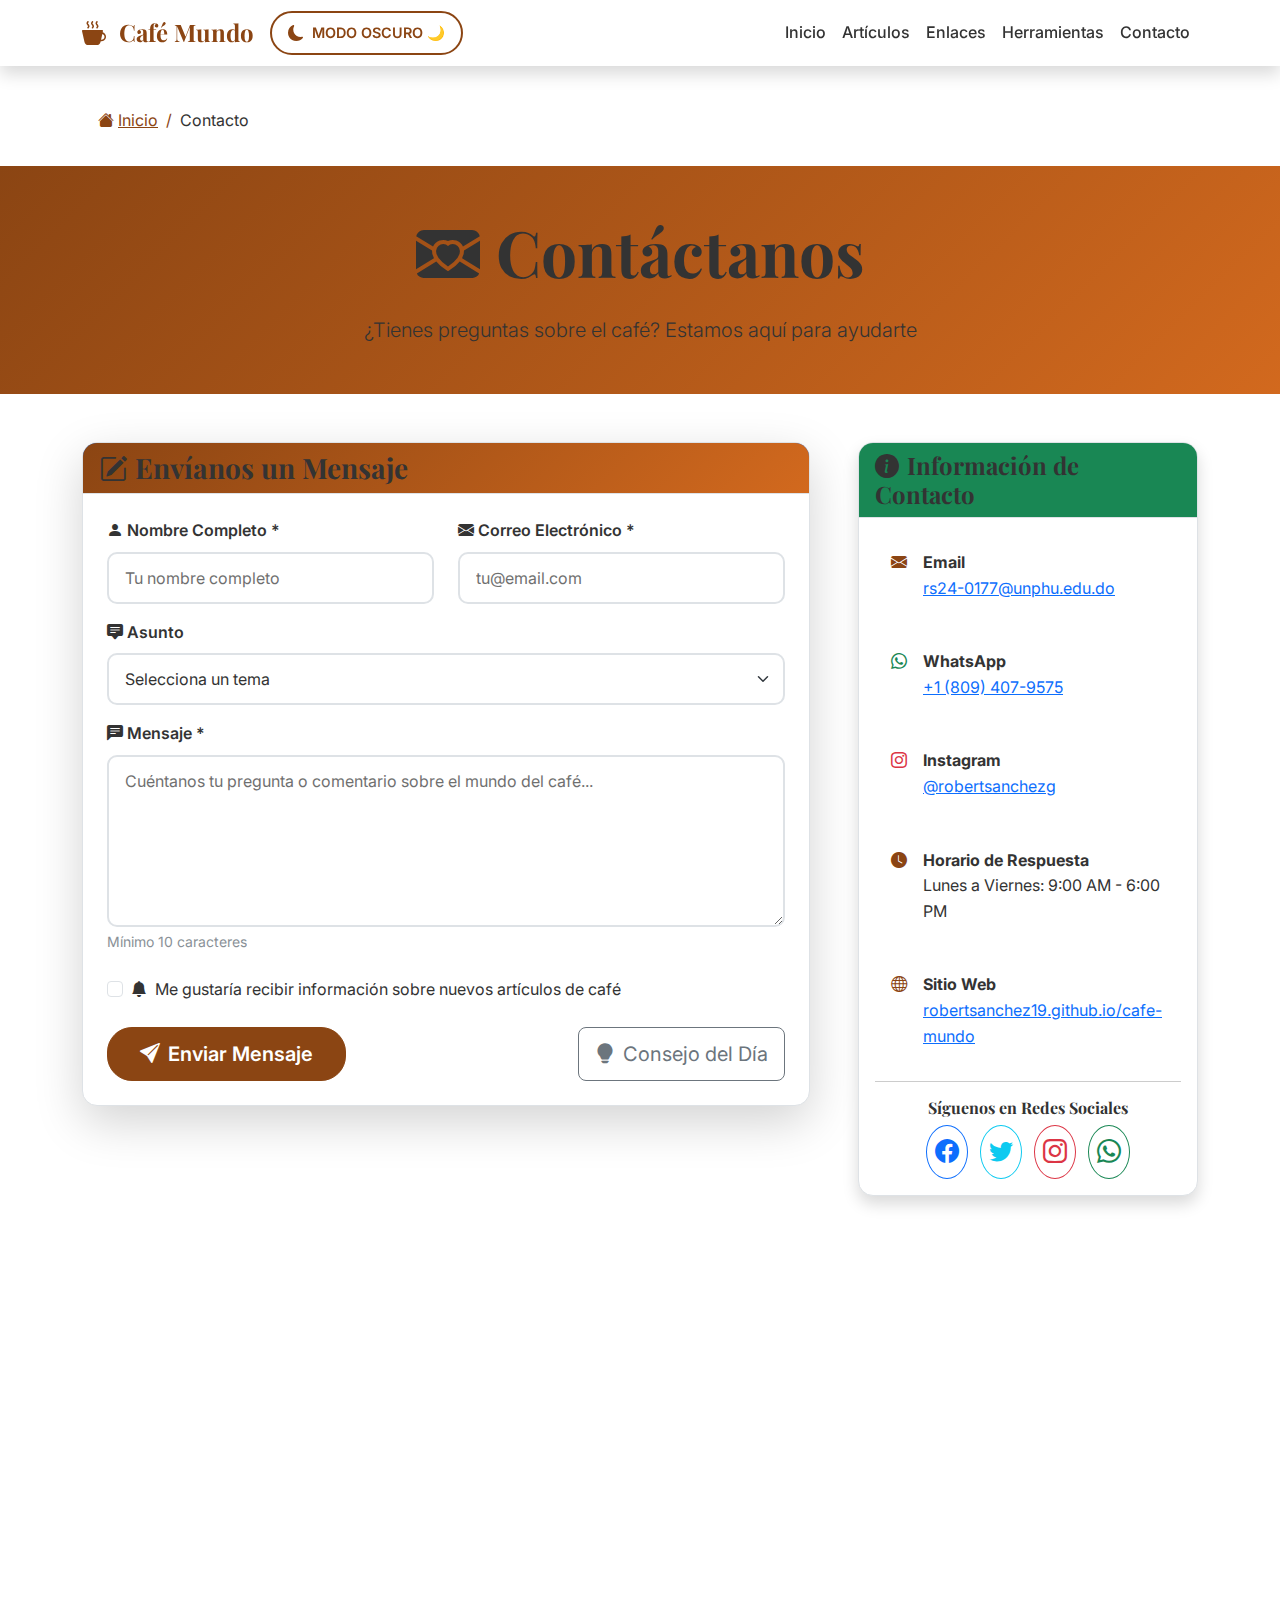
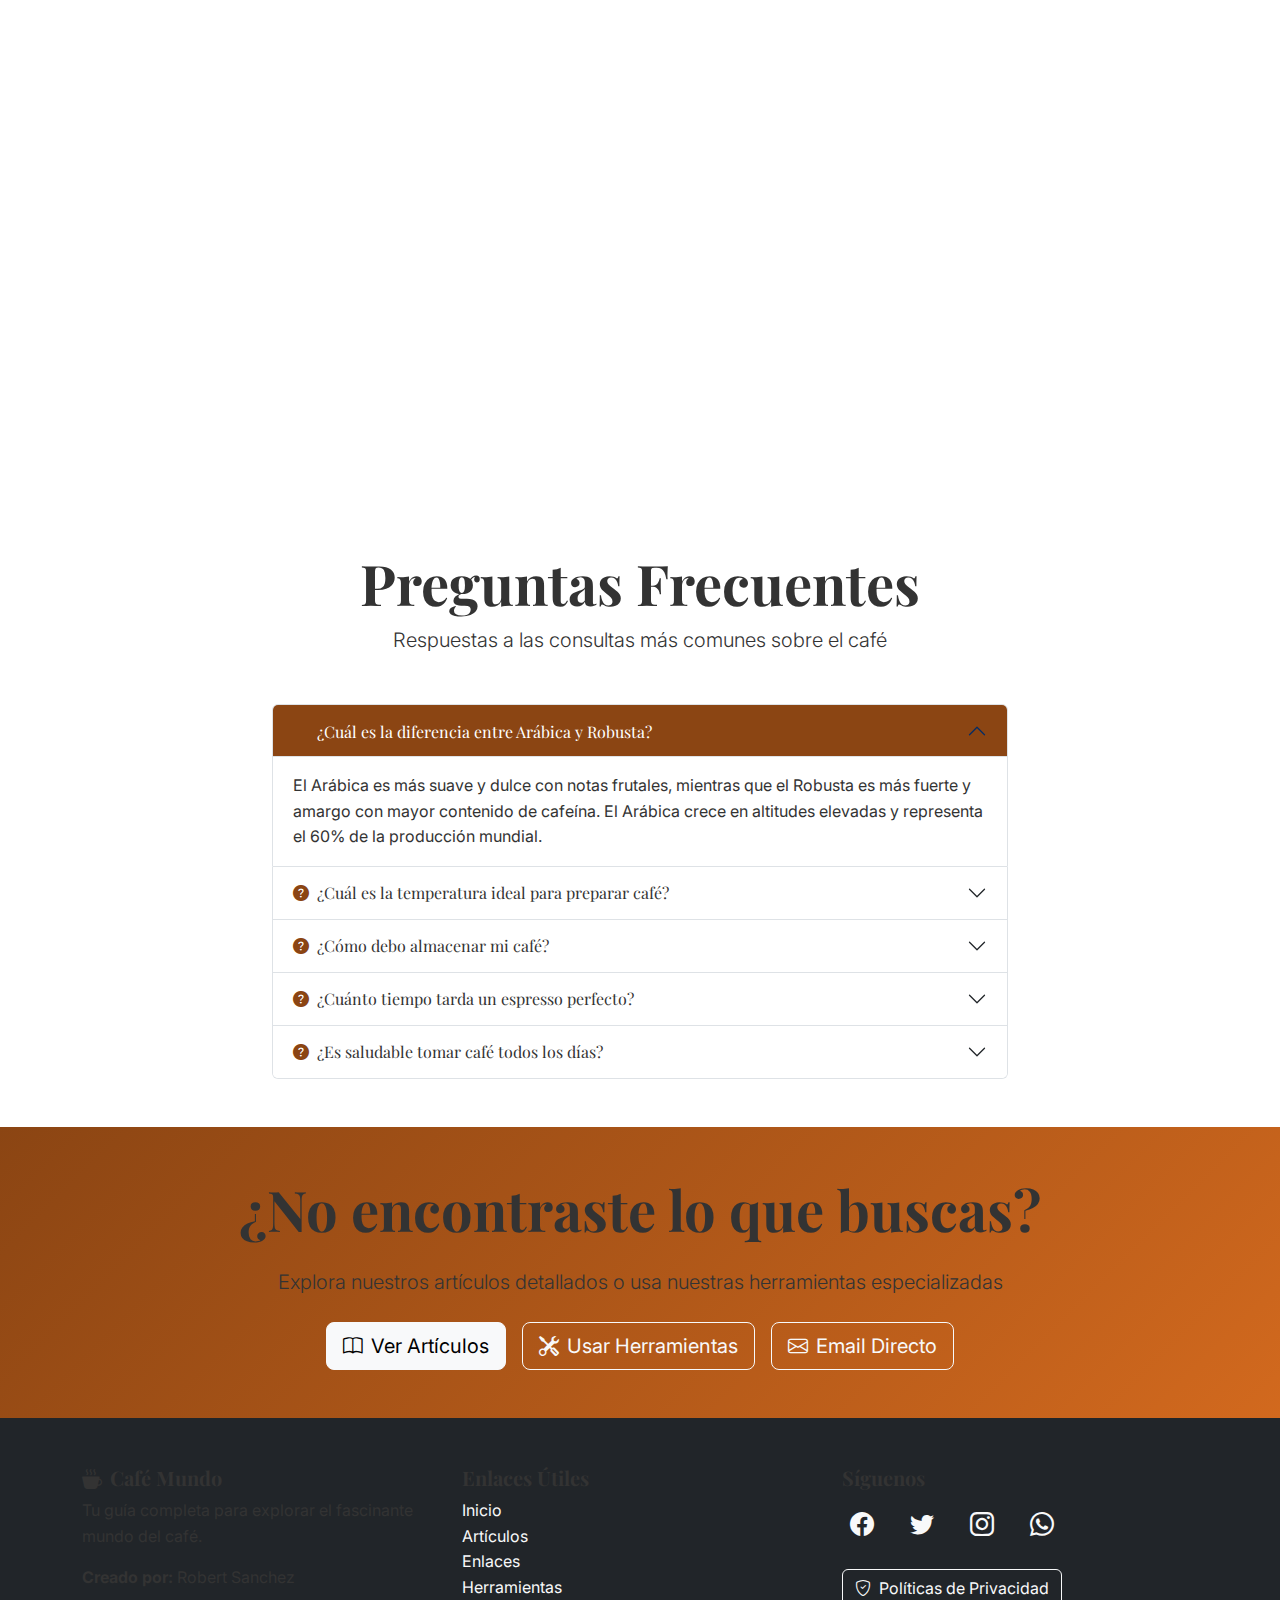
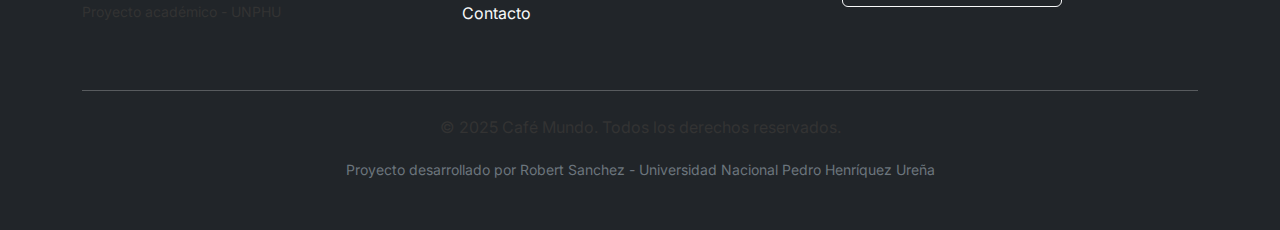
<file: contactos.html>
<!DOCTYPE html>
<html lang="es">
<head>
    <meta charset="UTF-8">
    <meta name="viewport" content="width=device-width, initial-scale=1.0">
    <meta name="description" content="Contacta con Café Mundo. Estamos aquí para responder tus preguntas sobre el mundo del café.">
    <meta name="keywords" content="contacto café mundo, preguntas café, consultas barista, información café">
    <meta name="author" content="Roberto Sanchez - Café Mundo">
    <meta name="robots" content="index, follow">
    
    <title>Contacto - Café Mundo</title>
    <link rel="icon" type="image/x-icon" href="favicon.ico">
    
    <!-- Bootstrap CSS -->
    <link href="https://cdn.jsdelivr.net/npm/bootstrap@5.3.0/dist/css/bootstrap.min.css" rel="stylesheet">
    <!-- Bootstrap Icons -->
    <link rel="stylesheet" href="https://cdn.jsdelivr.net/npm/bootstrap-icons@1.10.0/font/bootstrap-icons.css">
    <!-- Google Fonts -->
    <link rel="preconnect" href="https://fonts.googleapis.com">
    <link rel="preconnect" href="https://fonts.gstatic.com" crossorigin>
    <link href="https://fonts.googleapis.com/css2?family=Playfair+Display:wght@400;700&family=Inter:wght@300;400;500;600&display=swap" rel="stylesheet">
    <!-- Custom CSS -->
    <link rel="stylesheet" href="styles.css">
</head>
<body>
    <!-- Navigation -->
    <nav class="navbar navbar-expand-lg navbar-light bg-light fixed-top">
        <div class="container">
            <a class="navbar-brand" href="index.html">
                <i class="bi bi-cup-hot-fill text-primary"></i>
                <span class="logo-text">Café Mundo</span>
            </a>
            
            <!-- Dark Mode Toggle -->
            <div class="dark-mode-toggle me-3">
                <button id="darkModeToggle" class="btn btn-outline-secondary">
                    <i class="bi bi-moon-fill"></i>
                    <span class="dark-mode-text">MODO OSCURO 🌙</span>
                </button>
            </div>
            
            <button class="navbar-toggler" type="button" data-bs-toggle="collapse" data-bs-target="#navbarNav">
                <span class="navbar-toggler-icon"></span>
            </button>
            
            <div class="collapse navbar-collapse" id="navbarNav">
                <ul class="navbar-nav ms-auto">
                    <li class="nav-item">
                        <a class="nav-link" href="index.html">Inicio</a>
                    </li>
                    <li class="nav-item">
                        <a class="nav-link" href="articulos.html">Artículos</a>
                    </li>
                    <li class="nav-item">
                        <a class="nav-link" href="enlaces.html">Enlaces</a>
                    </li>
                    <li class="nav-item">
                        <a class="nav-link" href="herramientas.html">Herramientas</a>
                    </li>
                    <li class="nav-item">
                        <a class="nav-link active" href="contactos.html">Contacto</a>
                    </li>
                </ul>
            </div>
        </div>
    </nav>

    <!-- Breadcrumb -->
    <section class="py-3 bg-light">
        <div class="container">
            <nav aria-label="breadcrumb">
                <ol class="breadcrumb mb-0">
                    <li class="breadcrumb-item"><a href="index.html" class="hover-link"><i class="bi bi-house-fill me-1"></i>Inicio</a></li>
                    <li class="breadcrumb-item active" aria-current="page">Contacto</li>
                </ol>
            </nav>
        </div>
    </section>

    <!-- Header Section -->
    <section class="py-5 bg-primary text-white">
        <div class="container text-center">
            <h1 class="display-3 fw-bold mb-4">
                <i class="bi bi-envelope-heart-fill me-3"></i>Contáctanos
            </h1>
            <p class="lead mb-0">¿Tienes preguntas sobre el café? Estamos aquí para ayudarte</p>
        </div>
    </section>

    <!-- Contact Section -->
    <section class="py-5">
        <div class="container">
            <div class="row g-5">
                <!-- Contact Form -->
                <div class="col-lg-8">
                    <div class="card shadow-lg">
                        <div class="card-header bg-primary text-white">
                            <h3 class="card-title mb-0">
                                <i class="bi bi-pencil-square me-2"></i>Envíanos un Mensaje
                            </h3>
                        </div>
                        <div class="card-body p-4">
                            <form id="contactForm" onsubmit="return validateContactForm()">
                                <div class="row">
                                    <div class="col-md-6 mb-3">
                                        <label for="name" class="form-label">
                                            <i class="bi bi-person-fill me-1"></i>Nombre Completo *
                                        </label>
                                        <input type="text" class="form-control hover-item" id="name" name="name" 
                                               placeholder="Tu nombre completo" required>
                                    </div>
                                    <div class="col-md-6 mb-3">
                                        <label for="email" class="form-label">
                                            <i class="bi bi-envelope-fill me-1"></i>Correo Electrónico *
                                        </label>
                                        <input type="email" class="form-control hover-item" id="email" name="email" 
                                               placeholder="tu@email.com" required>
                                    </div>
                                </div>
                                
                                <div class="mb-3">
                                    <label for="subject" class="form-label">
                                        <i class="bi bi-chat-square-text-fill me-1"></i>Asunto
                                    </label>
                                    <select class="form-select hover-item" id="subject" name="subject">
                                        <option value="">Selecciona un tema</option>
                                        <option value="Pregunta General">Pregunta General sobre Café</option>
                                        <option value="Métodos de Preparación">Métodos de Preparación</option>
                                        <option value="Variedades de Café">Variedades de Café</option>
                                        <option value="Equipos y Herramientas">Equipos y Herramientas</option>
                                        <option value="Sugerencias Web">Sugerencias para el Sitio Web</option>
                                        <option value="Otro">Otro</option>
                                    </select>
                                </div>
                                
                                <div class="mb-4">
                                    <label for="message" class="form-label">
                                        <i class="bi bi-chat-left-text-fill me-1"></i>Mensaje *
                                    </label>
                                    <textarea class="form-control hover-item" id="message" name="message" rows="6" 
                                              placeholder="Cuéntanos tu pregunta o comentario sobre el mundo del café..." required></textarea>
                                    <div class="form-text">Mínimo 10 caracteres</div>
                                </div>
                                
                                <div class="mb-4">
                                    <div class="form-check">
                                        <input class="form-check-input" type="checkbox" id="newsletter" name="newsletter">
                                        <label class="form-check-label" for="newsletter">
                                            <i class="bi bi-bell-fill me-1"></i>
                                            Me gustaría recibir información sobre nuevos artículos de café
                                        </label>
                                    </div>
                                </div>
                                
                                <div class="d-grid gap-2 d-md-flex justify-content-md-between">
                                    <button type="submit" class="btn btn-primary btn-lg hover-effect">
                                        <i class="bi bi-send-fill me-2"></i>Enviar Mensaje
                                    </button>
                                    <button type="button" class="btn btn-outline-secondary btn-lg" onclick="showRandomTip()">
                                        <i class="bi bi-lightbulb-fill me-2"></i>Consejo del Día
                                    </button>
                                </div>
                            </form>
                        </div>
                    </div>
                </div>

                <!-- Contact Info & Quick Links -->
                <div class="col-lg-4">
                    <!-- Contact Info -->
                    <div class="card shadow mb-4">
                        <div class="card-header bg-success text-white">
                            <h4 class="card-title mb-0">
                                <i class="bi bi-info-circle-fill me-2"></i>Información de Contacto
                            </h4>
                        </div>
                        <div class="card-body">
                            <div class="contact-info">
                                <div class="contact-item mb-3 hover-item">
                                    <i class="bi bi-envelope-fill text-primary me-3"></i>
                                    <div>
                                        <strong>Email</strong><br>
                                        <a href="mailto:rs24-0177@unphu.edu.do" class="hover-link">rs24-0177@unphu.edu.do</a>
                                    </div>
                                </div>
                                
                                <div class="contact-item mb-3 hover-item">
                                    <i class="bi bi-whatsapp text-success me-3"></i>
                                    <div>
                                        <strong>WhatsApp</strong><br>
                                        <a href="https://wa.me/18094079575" target="_blank" class="hover-link">+1 (809) 407-9575</a>
                                    </div>
                                </div>
                                
                                <div class="contact-item mb-3 hover-item">
                                    <i class="bi bi-instagram text-danger me-3"></i>
                                    <div>
                                        <strong>Instagram</strong><br>
                                        <a href="https://instagram.com/robertsanchezg" target="_blank" class="hover-link">@robertsanchezg</a>
                                    </div>
                                </div>
                                
                                <div class="contact-item mb-3 hover-item">
                                    <i class="bi bi-clock-fill text-primary me-3"></i>
                                    <div>
                                        <strong>Horario de Respuesta</strong><br>
                                        Lunes a Viernes: 9:00 AM - 6:00 PM
                                    </div>
                                </div>
                                
                                <div class="contact-item mb-3 hover-item">
                                    <i class="bi bi-globe text-primary me-3"></i>
                                    <div>
                                        <strong>Sitio Web</strong><br>
                                        <a href="https://robertsanchez19.github.io/cafe-mundo/" target="_blank" class="hover-link">robertsanchez19.github.io/cafe-mundo</a>
                                    </div>
                                </div>
                            </div>
                            
                            <hr>
                            
                            <div class="social-contact text-center">
                                <h6>Síguenos en Redes Sociales</h6>
                                <div class="social-links">
                                    <a href="#" class="btn btn-outline-primary me-2 hover-social" onclick="shareOnSocial('facebook')">
                                        <i class="bi bi-facebook"></i>
                                    </a>
                                    <a href="#" class="btn btn-outline-info me-2 hover-social" onclick="shareOnSocial('twitter')">
                                        <i class="bi bi-twitter"></i>
                                    </a>
                                    <a href="https://instagram.com/robertsanchezg" target="_blank" class="btn btn-outline-danger me-2 hover-social">
                                        <i class="bi bi-instagram"></i>
                                    </a>
                                    <a href="https://wa.me/18094079575" target="_blank" class="btn btn-outline-success hover-social">
                                        <i class="bi bi-whatsapp"></i>
                                    </a>
                                </div>
                            </div>
                        </div>
                    </div>

                    <!-- Quick Contact Methods -->
                    <div class="card shadow mb-4">
                        <div class="card-header bg-info text-white">
                            <h4 class="card-title mb-0">
                                <i class="bi bi-chat-dots-fill me-2"></i>Contacto Rápido
                            </h4>
                        </div>
                        <div class="card-body">
                            <p class="mb-3">¿Necesitas ayuda inmediata? Contáctanos directamente:</p>
                            
                            <div class="d-grid gap-2">
                                <a href="mailto:rs24-0177@unphu.edu.do?subject=Consulta%20sobre%20café&body=Hola,%0A%0ATengo%20una%20pregunta%20sobre..." 
                                   class="btn btn-outline-primary hover-effect">
                                    <i class="bi bi-envelope me-2"></i>Email Directo
                                </a>
                                <a href="https://wa.me/18094079575?text=Hola,%20tengo%20una%20consulta%20sobre%20el%20mundo%20del%20café" 
                                   target="_blank" class="btn btn-outline-success hover-effect">
                                    <i class="bi bi-whatsapp me-2"></i>WhatsApp
                                </a>
                                <a href="https://instagram.com/robertsanchezg" target="_blank" class="btn btn-outline-danger hover-effect">
                                    <i class="bi bi-instagram me-2"></i>Instagram DM
                                </a>
                            </div>
                            
                            <div class="mt-3">
                                <small class="text-muted">
                                    <i class="bi bi-clock me-1"></i>
                                    Respuesta típica en 24 horas
                                </small>
                            </div>
                        </div>
                    </div>

                    <!-- About the Developer -->
                    <div class="card shadow">
                        <div class="card-header bg-warning text-dark">
                            <h4 class="card-title mb-0">
                                <i class="bi bi-person-circle me-2"></i>Sobre el Desarrollador
                            </h4>
                        </div>
                        <div class="card-body text-center">
                            <div class="mb-3">
                                <i class="bi bi-mortarboard display-4 text-primary mb-2"></i>
                                <h5>Roberto Sanchez</h5>
                                <p class="text-muted">Estudiante UNPHU</p>
                            </div>
                            
                            <p class="mb-3">Apasionado por el desarrollo web y el mundo del café. Este proyecto combina ambas pasiones para crear una experiencia educativa única.</p>
                            
                            <div class="d-grid gap-2">
                                <a href="https://github.com/RobertSanchez19/cafe-mundo" target="_blank" class="btn btn-outline-dark hover-effect">
                                    <i class="bi bi-github me-2"></i>Ver en GitHub
                                </a>
                                <a href="mailto:rs24-0177@unphu.edu.do" class="btn btn-outline-primary hover-effect">
                                    <i class="bi bi-envelope me-2"></i>Contactar Desarrollador
                                </a>
                            </div>
                            
                            <div class="mt-3">
                                <small class="text-muted">
                                    <i class="bi bi-info-circle me-1"></i>
                                    Proyecto UNPHU 2025 - PROGRAMACION WEB
                                </small>
                            </div>
                        </div>
                    </div>
                </div>
            </div>
        </div>
    </section>

    <!-- FAQ Section -->
    <section class="py-5 bg-light">
        <div class="container">
            <div class="text-center mb-5">
                <h2 class="display-4 fw-bold">Preguntas Frecuentes</h2>
                <p class="lead">Respuestas a las consultas más comunes sobre el café</p>
            </div>
            
            <div class="row">
                <div class="col-lg-8 mx-auto">
                    <div class="accordion" id="faqAccordion">
                        <div class="accordion-item">
                            <h2 class="accordion-header">
                                <button class="accordion-button hover-item" type="button" data-bs-toggle="collapse" data-bs-target="#faq1">
                                    <i class="bi bi-question-circle-fill me-2 text-primary"></i>
                                    ¿Cuál es la diferencia entre Arábica y Robusta?
                                </button>
                            </h2>
                            <div id="faq1" class="accordion-collapse collapse show" data-bs-parent="#faqAccordion">
                                <div class="accordion-body">
                                    El Arábica es más suave y dulce con notas frutales, mientras que el Robusta es más fuerte y amargo con mayor contenido de cafeína. El Arábica crece en altitudes elevadas y representa el 60% de la producción mundial.
                                </div>
                            </div>
                        </div>
                        
                        <div class="accordion-item">
                            <h2 class="accordion-header">
                                <button class="accordion-button collapsed hover-item" type="button" data-bs-toggle="collapse" data-bs-target="#faq2">
                                    <i class="bi bi-question-circle-fill me-2 text-primary"></i>
                                    ¿Cuál es la temperatura ideal para preparar café?
                                </button>
                            </h2>
                            <div id="faq2" class="accordion-collapse collapse" data-bs-parent="#faqAccordion">
                                <div class="accordion-body">
                                    La temperatura ideal del agua está entre 90-96°C (195-205°F). Si el agua está muy fría, el café resultará ácido y débil. Si está muy caliente, será amargo.
                                </div>
                            </div>
                        </div>
                        
                        <div class="accordion-item">
                            <h2 class="accordion-header">
                                <button class="accordion-button collapsed hover-item" type="button" data-bs-toggle="collapse" data-bs-target="#faq3">
                                    <i class="bi bi-question-circle-fill me-2 text-primary"></i>
                                    ¿Cómo debo almacenar mi café?
                                </button>
                            </h2>
                            <div id="faq3" class="accordion-collapse collapse" data-bs-parent="#faqAccordion">
                                <div class="accordion-body">
                                    Almacena el café en un recipiente hermético y opaco, en un lugar fresco y seco. Evita el refrigerador y muele los granos justo antes de preparar para mantener la frescura óptima.
                                </div>
                            </div>
                        </div>
                        
                        <div class="accordion-item">
                            <h2 class="accordion-header">
                                <button class="accordion-button collapsed hover-item" type="button" data-bs-toggle="collapse" data-bs-target="#faq4">
                                    <i class="bi bi-question-circle-fill me-2 text-primary"></i>
                                    ¿Cuánto tiempo tarda un espresso perfecto?
                                </button>
                            </h2>
                            <div id="faq4" class="accordion-collapse collapse" data-bs-parent="#faqAccordion">
                                <div class="accordion-body">
                                    Un espresso perfecto se extrae en 25-30 segundos. Si es más rápido, la molienda está muy gruesa; si es más lento, está muy fina. El ratio ideal es 1:2 (café:espresso).
                                </div>
                            </div>
                        </div>
                        
                        <div class="accordion-item">
                            <h2 class="accordion-header">
                                <button class="accordion-button collapsed hover-item" type="button" data-bs-toggle="collapse" data-bs-target="#faq5">
                                    <i class="bi bi-question-circle-fill me-2 text-primary"></i>
                                    ¿Es saludable tomar café todos los días?
                                </button>
                            </h2>
                            <div id="faq5" class="accordion-collapse collapse" data-bs-parent="#faqAccordion">
                                <div class="accordion-body">
                                    Sí, el consumo moderado de café (hasta 400mg de cafeína al día) puede ser beneficioso. Aporta antioxidantes, mejora la concentración y puede reducir el riesgo de ciertas enfermedades. La clave es la moderación.
                                </div>
                            </div>
                        </div>
                    </div>
                </div>
            </div>
        </div>
    </section>

    <!-- Call to Action -->
    <section class="py-5 bg-primary text-white">
        <div class="container text-center">
            <h2 class="display-4 fw-bold mb-4">¿No encontraste lo que buscas?</h2>
            <p class="lead mb-4">Explora nuestros artículos detallados o usa nuestras herramientas especializadas</p>
            <div class="d-flex flex-wrap justify-content-center gap-3">
                <a href="articulos.html" class="btn btn-light btn-lg hover-effect">
                    <i class="bi bi-book me-2"></i>Ver Artículos
                </a>
                <a href="herramientas.html" class="btn btn-outline-light btn-lg hover-effect">
                    <i class="bi bi-tools me-2"></i>Usar Herramientas
                </a>
                <a href="mailto:rs24-0177@unphu.edu.do?subject=Consulta%20sobre%20café&body=Hola,%0A%0ATengo%20una%20pregunta%20sobre..." 
                   class="btn btn-outline-light btn-lg hover-effect">
                    <i class="bi bi-envelope me-2"></i>Email Directo
                </a>
            </div>
        </div>
    </section>

    <!-- Footer -->
    <footer class="bg-dark text-white py-5">
        <div class="container">
            <div class="row">
                <div class="col-lg-4 mb-4">
                    <h5><i class="bi bi-cup-hot-fill me-2"></i>Café Mundo</h5>
                    <p>Tu guía completa para explorar el fascinante mundo del café.</p>
                    <p class="mb-2"><strong>Creado por:</strong> Robert Sanchez</p>
                    <p class="mb-0"><small>Proyecto académico - UNPHU</small></p>
                </div>
                
                <div class="col-lg-4 mb-4">
                    <h5>Enlaces Útiles</h5>
                    <ul class="list-unstyled">
                        <li><a href="index.html" class="text-light text-decoration-none hover-link">Inicio</a></li>
                        <li><a href="articulos.html" class="text-light text-decoration-none hover-link">Artículos</a></li>
                        <li><a href="enlaces.html" class="text-light text-decoration-none hover-link">Enlaces</a></li>
                        <li><a href="herramientas.html" class="text-light text-decoration-none hover-link">Herramientas</a></li>
                        <li><a href="contactos.html" class="text-light text-decoration-none hover-link">Contacto</a></li>
                    </ul>
                </div>
                
                <div class="col-lg-4 mb-4">
                    <h5>Síguenos</h5>
                    <div class="social-links">
                        <a href="#" class="text-light me-3 hover-social" onclick="shareOnSocial('facebook')"><i class="bi bi-facebook"></i></a>
                        <a href="#" class="text-light me-3 hover-social" onclick="shareOnSocial('twitter')"><i class="bi bi-twitter"></i></a>
                        <a href="https://instagram.com/robertsanchezg" target="_blank" class="text-light me-3 hover-social"><i class="bi bi-instagram"></i></a>
                        <a href="https://wa.me/18094079575" target="_blank" class="text-light me-3 hover-social"><i class="bi bi-whatsapp"></i></a>
                    </div>
                    
                    <button class="btn btn-outline-light mt-3" data-bs-toggle="modal" data-bs-target="#privacyModal">
                        <i class="bi bi-shield-check me-2"></i>Políticas de Privacidad
                    </button>
                </div>
            </div>
            
            <hr class="my-4">
            <div class="text-center">
                <p>&copy; 2025 Café Mundo. Todos los derechos reservados.</p>
                <small class="text-muted">Proyecto desarrollado por Robert Sanchez - Universidad Nacional Pedro Henríquez Ureña</small>
            </div>
        </div>
    </footer>

    <!-- Privacy Policy Modal -->
    <div class="modal fade" id="privacyModal" tabindex="-1">
        <div class="modal-dialog modal-lg">
            <div class="modal-content">
                <div class="modal-header">
                    <h5 class="modal-title">
                        <i class="bi bi-shield-check text-success me-2"></i>
                        Políticas de Privacidad
                    </h5>
                    <button type="button" class="btn-close" data-bs-dismiss="modal"></button>
                </div>
                <div class="modal-body">
                    <h6>Recopilación de Información</h6>
                    <p>En Café Mundo, respetamos tu privacidad. Esta página web es únicamente informativa y educativa sobre el mundo del café.</p>
                    
                    <h6>Uso de la Información</h6>
                    <p>No recopilamos información personal de los usuarios. El formulario de contacto utiliza tu cliente de correo local.</p>
                    
                    <h6>Cookies</h6>
                    <p>Utilizamos únicamente cookies técnicas necesarias para el funcionamiento del sitio, como las preferencias del modo oscuro.</p>
                    
                    <h6>Enlaces Externos</h6>
                    <p>Nuestro sitio puede contener enlaces a recursos externos. No nos hacemos responsables de las políticas de privacidad de terceros.</p>
                    
                    <h6>Contacto</h6>
                    <p>Si tienes preguntas sobre estas políticas, puedes contactarnos a través del formulario de contacto en <a href="mailto:rs24-0177@unphu.edu.do">rs24-0177@unphu.edu.do</a></p>
                </div>
                <div class="modal-footer">
                    <button type="button" class="btn btn-primary" data-bs-dismiss="modal">Entendido</button>
                </div>
            </div>
        </div>
    </div>

    <!-- Bootstrap JS -->
    <script src="https://cdn.jsdelivr.net/npm/bootstrap@5.3.0/dist/js/bootstrap.bundle.min.js"></script>
    <!-- Custom JS -->
    <script src="script.js"></script>
</body>
</html>
</file>
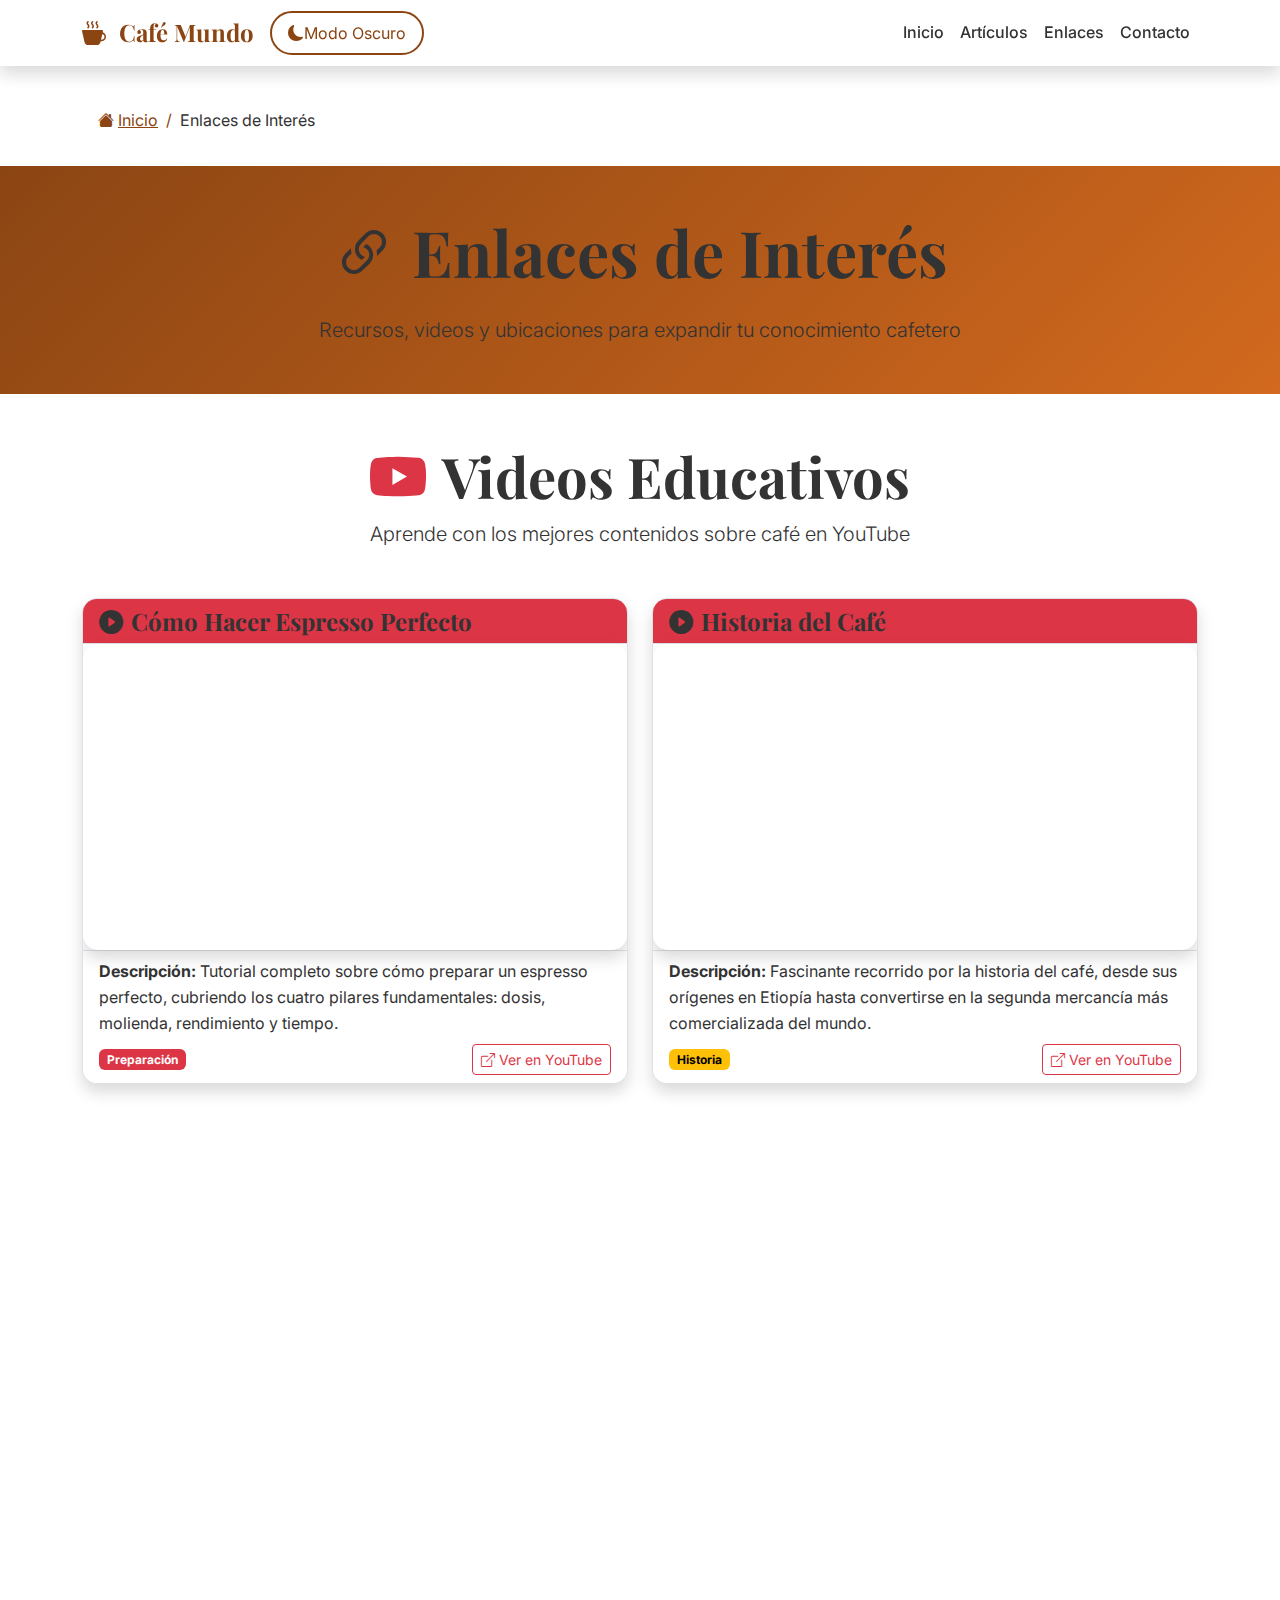
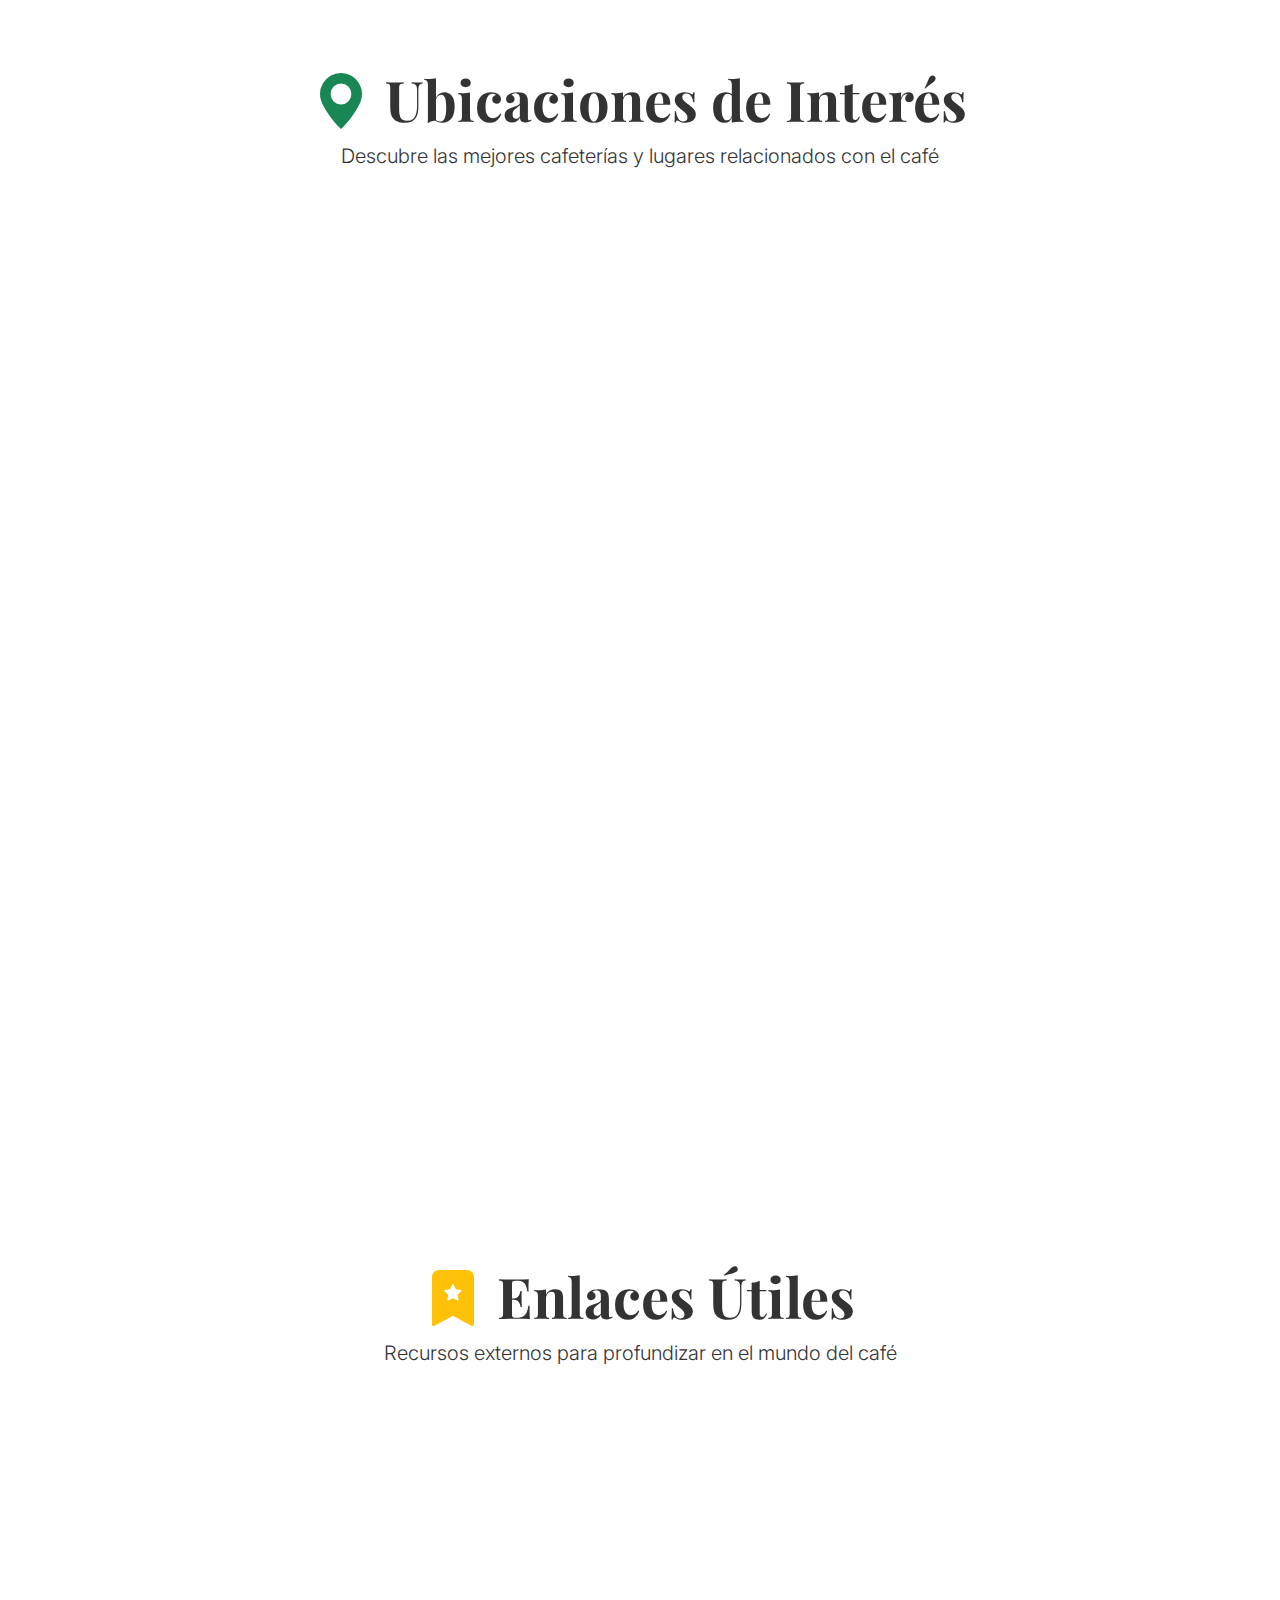
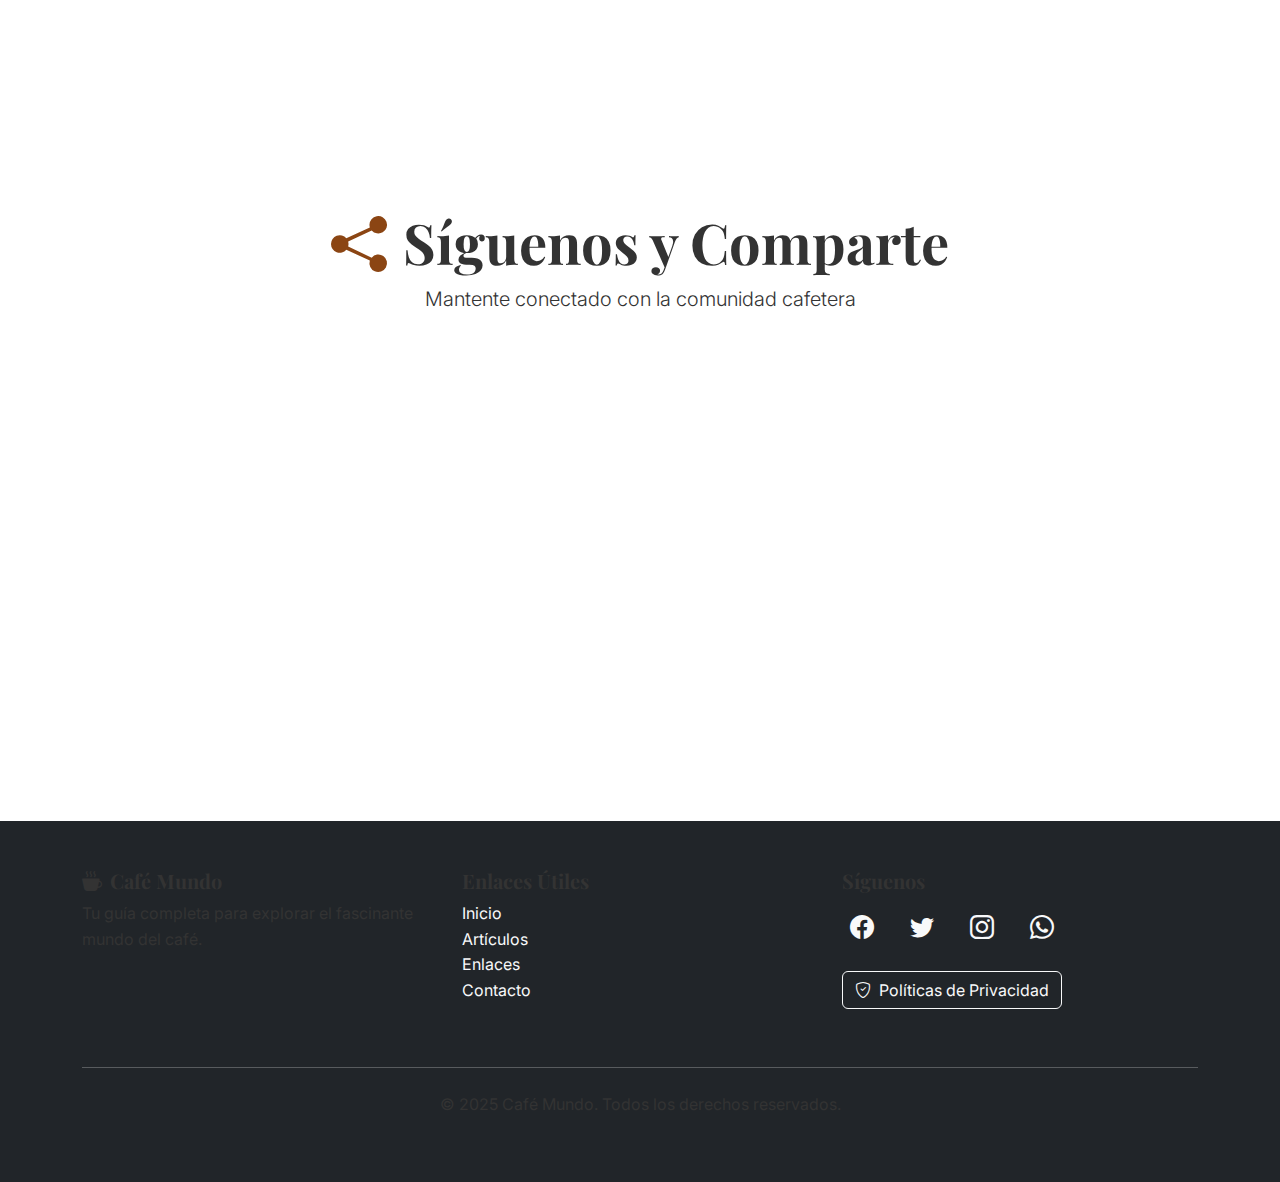
<file: enlaces.html>
<!DOCTYPE html>
<html lang="es">
<head>
    <meta charset="UTF-8">
    <meta name="viewport" content="width=device-width, initial-scale=1.0">
    <meta name="description" content="Enlaces útiles sobre café, videos educativos y ubicaciones de cafeterías especializadas.">
    <meta name="keywords" content="enlaces café, videos café, cafeterías, recursos café, YouTube café, maps cafeterías">
    <meta name="author" content="Café Mundo">
    <meta name="robots" content="index, follow">
    
    <title>Enlaces de Interés - Café Mundo</title>
    <link rel="icon" type="image/x-icon" href="favicon.ico">
    
    <!-- Bootstrap CSS -->
    <link href="https://cdn.jsdelivr.net/npm/bootstrap@5.3.0/dist/css/bootstrap.min.css" rel="stylesheet">
    <!-- Bootstrap Icons -->
    <link rel="stylesheet" href="https://cdn.jsdelivr.net/npm/bootstrap-icons@1.10.0/font/bootstrap-icons.css">
    <!-- Google Fonts -->
    <link rel="preconnect" href="https://fonts.googleapis.com">
    <link rel="preconnect" href="https://fonts.gstatic.com" crossorigin>
    <link href="https://fonts.googleapis.com/css2?family=Playfair+Display:wght@400;700&family=Inter:wght@300;400;500;600&display=swap" rel="stylesheet">
    <!-- Custom CSS -->
    <link rel="stylesheet" href="styles.css">
</head>
<body>
    <!-- Navigation -->
    <nav class="navbar navbar-expand-lg navbar-light bg-light fixed-top">
        <div class="container">
            <a class="navbar-brand" href="index.html">
                <i class="bi bi-cup-hot-fill text-primary"></i>
                <span class="logo-text">Café Mundo</span>
            </a>
            
            <!-- Dark Mode Toggle -->
            <div class="dark-mode-toggle me-3">
                <button id="darkModeToggle" class="btn btn-outline-secondary">
                    <i class="bi bi-moon-fill"></i>
                    <span class="mode-text">Modo Oscuro</span>
                </button>
            </div>
            
            <button class="navbar-toggler" type="button" data-bs-toggle="collapse" data-bs-target="#navbarNav">
                <span class="navbar-toggler-icon"></span>
            </button>
            
            <div class="collapse navbar-collapse" id="navbarNav">
                <ul class="navbar-nav ms-auto">
                    <li class="nav-item">
                        <a class="nav-link" href="index.html">Inicio</a>
                    </li>
                    <li class="nav-item">
                        <a class="nav-link" href="articulos.html">Artículos</a>
                    </li>
                    <li class="nav-item">
                        <a class="nav-link active" href="enlaces.html">Enlaces</a>
                    </li>
                    <li class="nav-item">
                        <a class="nav-link" href="contactos.html">Contacto</a>
                    </li>
                </ul>
            </div>
        </div>
    </nav>

    <!-- Breadcrumb -->
    <section class="py-3 bg-light">
        <div class="container">
            <nav aria-label="breadcrumb">
                <ol class="breadcrumb mb-0">
                    <li class="breadcrumb-item"><a href="index.html" class="hover-link"><i class="bi bi-house-fill me-1"></i>Inicio</a></li>
                    <li class="breadcrumb-item active" aria-current="page">Enlaces de Interés</li>
                </ol>
            </nav>
        </div>
    </section>

    <!-- Header Section -->
    <section class="py-5 bg-primary text-white">
        <div class="container text-center">
            <h1 class="display-3 fw-bold mb-4">
                <i class="bi bi-link-45deg me-3"></i>Enlaces de Interés
            </h1>
            <p class="lead mb-0">Recursos, videos y ubicaciones para expandir tu conocimiento cafetero</p>
        </div>
    </section>

    <!-- YouTube Videos Section -->
    <section class="py-5">
        <div class="container">
            <div class="text-center mb-5">
                <h2 class="display-4 fw-bold">
                    <i class="bi bi-youtube text-danger me-3"></i>Videos Educativos
                </h2>
                <p class="lead">Aprende con los mejores contenidos sobre café en YouTube</p>
            </div>
            
            <div class="row g-4">
                <!-- Video 1: Espresso Tutorial -->
                <div class="col-lg-6">
                    <div class="card shadow hover-card">
                        <div class="card-header bg-danger text-white">
                            <h4 class="card-title mb-0">
                                <i class="bi bi-play-circle-fill me-2"></i>Cómo Hacer Espresso Perfecto
                            </h4>
                        </div>
                        <div class="card-body p-0">
                            <div class="iframe-container">
                                <iframe src="https://www.youtube.com/embed/ZgIbPWZ-wbg" 
                                        title="Tutorial de Espresso" 
                                        allow="accelerometer; autoplay; clipboard-write; encrypted-media; gyroscope; picture-in-picture" 
                                        allowfullscreen>
                                </iframe>
                            </div>
                        </div>
                        <div class="card-footer">
                            <p class="mb-2"><strong>Descripción:</strong> Tutorial completo sobre cómo preparar un espresso perfecto, cubriendo los cuatro pilares fundamentales: dosis, molienda, rendimiento y tiempo.</p>
                            <div class="d-flex justify-content-between align-items-center">
                                <span class="badge bg-danger">Preparación</span>
                                <a href="https://www.youtube.com/watch?v=ZgIbPWZ-wbg" target="_blank" class="btn btn-outline-danger btn-sm hover-effect">
                                    <i class="bi bi-box-arrow-up-right me-1"></i>Ver en YouTube
                                </a>
                            </div>
                        </div>
                    </div>
                </div>

                <!-- Video 2: Coffee History -->
                <div class="col-lg-6">
                    <div class="card shadow hover-card">
                        <div class="card-header bg-danger text-white">
                            <h4 class="card-title mb-0">
                                <i class="bi bi-play-circle-fill me-2"></i>Historia del Café
                            </h4>
                        </div>
                        <div class="card-body p-0">
                            <div class="iframe-container">
                                <iframe src="https://www.youtube.com/embed/O716R2D4D5E" 
                                        title="Historia del Café" 
                                        allow="accelerometer; autoplay; clipboard-write; encrypted-media; gyroscope; picture-in-picture" 
                                        allowfullscreen>
                                </iframe>
                            </div>
                        </div>
                        <div class="card-footer">
                            <p class="mb-2"><strong>Descripción:</strong> Fascinante recorrido por la historia del café, desde sus orígenes en Etiopía hasta convertirse en la segunda mercancía más comercializada del mundo.</p>
                            <div class="d-flex justify-content-between align-items-center">
                                <span class="badge bg-warning">Historia</span>
                                <a href="https://www.youtube.com/watch?v=O716R2D4D5E" target="_blank" class="btn btn-outline-danger btn-sm hover-effect">
                                    <i class="bi bi-box-arrow-up-right me-1"></i>Ver en YouTube
                                </a>
                            </div>
                        </div>
                    </div>
                </div>

                <!-- Video 3: Brewing Methods -->
                <div class="col-lg-6">
                    <div class="card shadow hover-card">
                        <div class="card-header bg-danger text-white">
                            <h4 class="card-title mb-0">
                                <i class="bi bi-play-circle-fill me-2"></i>Métodos de Preparación
                            </h4>
                        </div>
                        <div class="card-body p-0">
                            <div class="iframe-container">
                                <iframe src="https://www.youtube.com/embed/F-KyhjiMUYg" 
                                        title="Métodos de Preparación de Café" 
                                        allow="accelerometer; autoplay; clipboard-write; encrypted-media; gyroscope; picture-in-picture" 
                                        allowfullscreen>
                                </iframe>
                            </div>
                        </div>
                        <div class="card-footer">
                            <p class="mb-2"><strong>Descripción:</strong> Comparación detallada de diferentes métodos de preparación: Pour Over, Prensa Francesa, AeroPress y más.</p>
                            <div class="d-flex justify-content-between align-items-center">
                                <span class="badge bg-info">Métodos</span>
                                <a href="https://www.youtube.com/watch?v=F-KyhjiMUYg" target="_blank" class="btn btn-outline-danger btn-sm hover-effect">
                                    <i class="bi bi-box-arrow-up-right me-1"></i>Ver en YouTube
                                </a>
                            </div>
                        </div>
                    </div>
                </div>

                <!-- Video 4: Coffee Tasting -->
                <div class="col-lg-6">
                    <div class="card shadow hover-card">
                        <div class="card-header bg-danger text-white">
                            <h4 class="card-title mb-0">
                                <i class="bi bi-play-circle-fill me-2"></i>Cata y Degustación
                            </h4>
                        </div>
                        <div class="card-body p-0">
                            <div class="iframe-container">
                                <iframe src="https://www.youtube.com/embed/kJZl2BhXXo4" 
                                        title="Cata de Café" 
                                        allow="accelerometer; autoplay; clipboard-write; encrypted-media; gyroscope; picture-in-picture" 
                                        allowfullscreen>
                                </iframe>
                            </div>
                        </div>
                        <div class="card-footer">
                            <p class="mb-2"><strong>Descripción:</strong> Aprende las técnicas profesionales de cata de café y cómo identificar diferentes notas de sabor y aroma.</p>
                            <div class="d-flex justify-content-between align-items-center">
                                <span class="badge bg-success">Cata</span>
                                <a href="https://www.youtube.com/watch?v=kJZl2BhXXo4" target="_blank" class="btn btn-outline-danger btn-sm hover-effect">
                                    <i class="bi bi-box-arrow-up-right me-1"></i>Ver en YouTube
                                </a>
                            </div>
                        </div>
                    </div>
                </div>
            </div>
        </div>
    </section>

    <!-- Google Maps Section -->
    <section class="py-5 bg-light">
        <div class="container">
            <div class="text-center mb-5">
                <h2 class="display-4 fw-bold">
                    <i class="bi bi-geo-alt-fill text-success me-3"></i>Ubicaciones de Interés
                </h2>
                <p class="lead">Descubre las mejores cafeterías y lugares relacionados con el café</p>
            </div>
            
            <div class="row g-4">
                <!-- Map 1: Coffee Origin - Ethiopia -->
                <div class="col-lg-6">
                    <div class="card shadow hover-card">
                        <div class="card-header bg-success text-white">
                            <h4 class="card-title mb-0">
                                <i class="bi bi-geo-alt-fill me-2"></i>Cuna del Café - Etiopía
                            </h4>
                        </div>
                        <div class="card-body p-0">
                            <div class="iframe-container">
                                <iframe src="https://www.google.com/maps/embed?pb=!1m18!1m12!1m3!1d4036388.7815058134!2d35.12918!3d9.145000000000001!2m3!1f0!2f0!3f0!3m2!1i1024!2i768!4f13.1!3m3!1m2!1s0x1635d0cdd6cfb32b%3A0x4cbc45a3915e6e79!2sEtiopía!5e0!3m2!1ses!2s!4v1704559200000!5m2!1ses!2s" 
                                        title="Mapa de Etiopía - Origen del Café"
                                        allowfullscreen>
                                </iframe>
                            </div>
                        </div>
                        <div class="card-footer">
                            <p class="mb-2"><strong>Región:</strong> Etiopía, África Oriental - La cuna legendaria del café donde Kaldi descubrió las propiedades energizantes de los granos.</p>
                            <div class="d-flex justify-content-between align-items-center">
                                <span class="badge bg-warning">Origen Histórico</span>
                                <a href="https://maps.google.com/?q=Ethiopia+coffee+region" target="_blank" class="btn btn-outline-success btn-sm hover-effect">
                                    <i class="bi bi-box-arrow-up-right me-1"></i>Ver en Google Maps
                                </a>
                            </div>
                        </div>
                    </div>
                </div>

                <!-- Map 2: Coffee Capital - Seattle -->
                <div class="col-lg-6">
                    <div class="card shadow hover-card">
                        <div class="card-header bg-success text-white">
                            <h4 class="card-title mb-0">
                                <i class="bi bi-geo-alt-fill me-2"></i>Capital del Café - Seattle
                            </h4>
                        </div>
                        <div class="card-body p-0">
                            <div class="iframe-container">
                                <iframe src="https://www.google.com/maps/embed?pb=!1m18!1m12!1m3!1d172100.62284435294!2d-122.4659149!3d47.6205099!2m3!1f0!2f0!3f0!3m2!1i1024!2i768!4f13.1!3m3!1m2!1s0x5490102c93e83355%3A0x102565466944d59a!2sSeattle%2C%20WA%2C%20EE.%20UU.!5e0!3m2!1ses!2s!4v1704559300000!5m2!1ses!2s" 
                                        title="Mapa de Seattle - Capital del Café"
                                        allowfullscreen>
                                </iframe>
                            </div>
                        </div>
                        <div class="card-footer">
                            <p class="mb-2"><strong>Ciudad:</strong> Seattle, Washington - Hogar de Starbucks y epicentro de la cultura moderna del café de especialidad.</p>
                            <div class="d-flex justify-content-between align-items-center">
                                <span class="badge bg-primary">Cultura Moderna</span>
                                <a href="https://maps.google.com/?q=Seattle+coffee+shops" target="_blank" class="btn btn-outline-success btn-sm hover-effect">
                                    <i class="bi bi-box-arrow-up-right me-1"></i>Ver en Google Maps
                                </a>
                            </div>
                        </div>
                    </div>
                </div>

                <!-- Map 3: Coffee Production - Colombia -->
                <div class="col-lg-6">
                    <div class="card shadow hover-card">
                        <div class="card-header bg-success text-white">
                            <h4 class="card-title mb-0">
                                <i class="bi bi-geo-alt-fill me-2"></i>Región Cafetera - Colombia
                            </h4>
                        </div>
                        <div class="card-body p-0">
                            <div class="iframe-container">
                                <iframe src="https://www.google.com/maps/embed?pb=!1m18!1m12!1m3!1d318539.14598842034!2d-75.8!3d4.8!2m3!1f0!2f0!3f0!3m2!1i1024!2i768!4f13.1!3m3!1m2!1s0x8e3879f3f3f3f3f3%3A0x3f3f3f3f3f3f3f3f!2sEje%20Cafetero%2C%20Colombia!5e0!3m2!1ses!2s!4v1704559400000!5m2!1ses!2s" 
                                        title="Mapa del Eje Cafetero Colombiano"
                                        allowfullscreen>
                                </iframe>
                            </div>
                        </div>
                        <div class="card-footer">
                            <p class="mb-2"><strong>Región:</strong> Eje Cafetero, Colombia - Paisaje cultural declarado Patrimonio de la Humanidad por la UNESCO.</p>
                            <div class="d-flex justify-content-between align-items-center">
                                <span class="badge bg-danger">Patrimonio UNESCO</span>
                                <a href="https://maps.google.com/?q=Eje+Cafetero+Colombia" target="_blank" class="btn btn-outline-success btn-sm hover-effect">
                                    <i class="bi bi-box-arrow-up-right me-1"></i>Ver en Google Maps
                                </a>
                            </div>
                        </div>
                    </div>
                </div>

                <!-- Map 4: Local Coffee Shops -->
                <div class="col-lg-6">
                    <div class="card shadow hover-card">
                        <div class="card-header bg-success text-white">
                            <h4 class="card-title mb-0">
                                <i class="bi bi-geo-alt-fill me-2"></i>Cafeterías Locales
                            </h4>
                        </div>
                        <div class="card-body p-0">
                            <div class="iframe-container">
                                <iframe src="https://www.google.com/maps/embed?pb=!1m16!1m12!1m3!1d30424.68!2d-69.9!3d18.5!2m3!1f0!2f0!3f0!3m2!1i1024!2i768!4f13.1!4m1!1se0!3m3!1m2!1s0x8eaf89f7d7d7d7d7%3A0x7d7d7d7d7d7d7d7d!2sSanto%20Domingo%2C%20República%20Dominicana!5e0!3m2!1ses!2s!4v1704559500000!5m2!1ses!2s" 
                                        title="Mapa de Cafeterías en Santo Domingo"
                                        allowfullscreen>
                                </iframe>
                            </div>
                        </div>
                        <div class="card-footer">
                            <p class="mb-2"><strong>Ciudad:</strong> Santo Domingo, República Dominicana - Descubre las mejores cafeterías locales y lugares para disfrutar un buen café.</p>
                            <div class="d-flex justify-content-between align-items-center">
                                <span class="badge bg-info">Local</span>
                                <a href="https://maps.google.com/?q=cafeterías+Santo+Domingo" target="_blank" class="btn btn-outline-success btn-sm hover-effect">
                                    <i class="bi bi-box-arrow-up-right me-1"></i>Ver en Google Maps
                                </a>
                            </div>
                        </div>
                    </div>
                </div>
            </div>
        </div>
    </section>

    <!-- Useful Links Section -->
    <section class="py-5">
        <div class="container">
            <div class="text-center mb-5">
                <h2 class="display-4 fw-bold">
                    <i class="bi bi-bookmark-star-fill text-warning me-3"></i>Enlaces Útiles
                </h2>
                <p class="lead">Recursos externos para profundizar en el mundo del café</p>
            </div>
            
            <div class="row g-4">
                <!-- Category 1: Organizations -->
                <div class="col-lg-4">
                    <div class="card h-100 shadow hover-card">
                        <div class="card-header bg-primary text-white">
                            <h4 class="card-title mb-0">
                                <i class="bi bi-building me-2"></i>Organizaciones
                            </h4>
                        </div>
                        <div class="card-body">
                            <ul class="list-unstyled">
                                <li class="mb-3 hover-item">
                                    <a href="https://sca.coffee/" target="_blank" class="text-decoration-none hover-link">
                                        <i class="bi bi-award-fill text-warning me-2"></i>
                                        <strong>Specialty Coffee Association (SCA)</strong>
                                    </a>
                                    <p class="text-muted small mb-0">Organización líder mundial en café de especialidad</p>
                                </li>
                                <li class="mb-3 hover-item">
                                    <a href="https://www.ico.org/" target="_blank" class="text-decoration-none hover-link">
                                        <i class="bi bi-globe text-primary me-2"></i>
                                        <strong>International Coffee Organization</strong>
                                    </a>
                                    <p class="text-muted small mb-0">Organización intergubernamental del café</p>
                                </li>
                                <li class="mb-3 hover-item">
                                    <a href="https://worldcoffeeresearch.org/" target="_blank" class="text-decoration-none hover-link">
                                        <i class="bi bi-search text-success me-2"></i>
                                        <strong>World Coffee Research</strong>
                                    </a>
                                    <p class="text-muted small mb-0">Investigación científica sobre el café</p>
                                </li>
                            </ul>
                        </div>
                    </div>
                </div>

                <!-- Category 2: Education -->
                <div class="col-lg-4">
                    <div class="card h-100 shadow hover-card">
                        <div class="card-header bg-success text-white">
                            <h4 class="card-title mb-0">
                                <i class="bi bi-book me-2"></i>Educación
                            </h4>
                        </div>
                        <div class="card-body">
                            <ul class="list-unstyled">
                                <li class="mb-3 hover-item">
                                    <a href="https://www.coffeechemistry.com/" target="_blank" class="text-decoration-none hover-link">
                                        <i class="bi bi-flask text-info me-2"></i>
                                        <strong>Coffee Chemistry</strong>
                                    </a>
                                    <p class="text-muted small mb-0">Ciencia detrás del café explicada</p>
                                </li>
                                <li class="mb-3 hover-item">
                                    <a href="https://www.baristahustle.com/" target="_blank" class="text-decoration-none hover-link">
                                        <i class="bi bi-person-workspace text-warning me-2"></i>
                                        <strong>Barista Hustle</strong>
                                    </a>
                                    <p class="text-muted small mb-0">Educación profesional para baristas</p>
                                </li>
                                <li class="mb-3 hover-item">
                                    <a href="https://www.perfectdailygrind.com/" target="_blank" class="text-decoration-none hover-link">
                                        <i class="bi bi-newspaper text-primary me-2"></i>
                                        <strong>Perfect Daily Grind</strong>
                                    </a>
                                    <p class="text-muted small mb-0">Noticias y educación sobre café</p>
                                </li>
                            </ul>
                        </div>
                    </div>
                </div>

                <!-- Category 3: Tools & Equipment -->
                <div class="col-lg-4">
                    <div class="card h-100 shadow hover-card">
                        <div class="card-header bg-warning text-dark">
                            <h4 class="card-title mb-0">
                                <i class="bi bi-tools me-2"></i>Herramientas
                            </h4>
                        </div>
                        <div class="card-body">
                            <ul class="list-unstyled">
                                <li class="mb-3 hover-item">
                                    <a href="https://www.brewcalculator.com/" target="_blank" class="text-decoration-none hover-link">
                                        <i class="bi bi-calculator text-success me-2"></i>
                                        <strong>Coffee Brew Calculator</strong>
                                    </a>
                                    <p class="text-muted small mb-0">Calculadora de ratios de preparación</p>
                                </li>
                                <li class="mb-3 hover-item">
                                    <a href="contactos.html" class="text-decoration-none hover-link">
                                        <i class="bi bi-stopwatch text-danger me-2"></i>
                                        <strong>Timer de Café (Local)</strong>
                                    </a>
                                    <p class="text-muted small mb-0">Temporizador para preparaciones</p>
                                </li>
                                <li class="mb-3 hover-item">
                                    <a href="https://www.coffeecompanion.com/" target="_blank" class="text-decoration-none hover-link">
                                        <i class="bi bi-phone text-info me-2"></i>
                                        <strong>Coffee Companion</strong>
                                    </a>
                                    <p class="text-muted small mb-0">App móvil para entusiastas del café</p>
                                </li>
                            </ul>
                        </div>
                    </div>
                </div>
            </div>
        </div>
    </section>

    <!-- Social Media Integration -->
    <section class="py-5 bg-light">
        <div class="container">
            <div class="text-center mb-5">
                <h2 class="display-4 fw-bold">
                    <i class="bi bi-share-fill text-primary me-3"></i>Síguenos y Comparte
                </h2>
                <p class="lead">Mantente conectado con la comunidad cafetera</p>
            </div>
            
            <div class="row justify-content-center">
                <div class="col-lg-8">
                    <div class="card shadow">
                        <div class="card-body text-center p-5">
                            <h4 class="mb-4">Comparte Café Mundo con tus amigos</h4>
                            <div class="d-flex flex-wrap justify-content-center gap-3 mb-4">
                                <button class="btn btn-primary btn-lg hover-effect" onclick="shareOnSocial('facebook')">
                                    <i class="bi bi-facebook me-2"></i>Facebook
                                </button>
                                <button class="btn btn-info btn-lg hover-effect" onclick="shareOnSocial('twitter')">
                                    <i class="bi bi-twitter me-2"></i>Twitter
                                </button>
                                <button class="btn btn-danger btn-lg hover-effect" onclick="shareOnSocial('instagram')">
                                    <i class="bi bi-instagram me-2"></i>Instagram
                                </button>
                                <button class="btn btn-success btn-lg hover-effect" onclick="shareOnSocial('whatsapp')">
                                    <i class="bi bi-whatsapp me-2"></i>WhatsApp
                                </button>
                            </div>
                            
                            <div class="border-top pt-4">
                                <h5 class="mb-3">URL del Sitio Web</h5>
                                <div class="input-group">
                                    <input type="text" class="form-control" value="https://tu-usuario.github.io/cafe-mundo" readonly>
                                    <button class="btn btn-outline-primary" onclick="copyToClipboard()">
                                        <i class="bi bi-clipboard me-1"></i>Copiar
                                    </button>
                                </div>
                            </div>
                        </div>
                    </div>
                </div>
            </div>
        </div>
    </section>

    <!-- Footer -->
    <footer class="bg-dark text-white py-5">
        <div class="container">
            <div class="row">
                <div class="col-lg-4 mb-4">
                    <h5><i class="bi bi-cup-hot-fill me-2"></i>Café Mundo</h5>
                    <p>Tu guía completa para explorar el fascinante mundo del café.</p>
                </div>
                
                <div class="col-lg-4 mb-4">
                    <h5>Enlaces Útiles</h5>
                    <ul class="list-unstyled">
                        <li><a href="index.html" class="text-light text-decoration-none hover-link">Inicio</a></li>
                        <li><a href="articulos.html" class="text-light text-decoration-none hover-link">Artículos</a></li>
                        <li><a href="enlaces.html" class="text-light text-decoration-none hover-link">Enlaces</a></li>
                        <li><a href="contactos.html" class="text-light text-decoration-none hover-link">Contacto</a></li>
                    </ul>
                </div>
                
                <div class="col-lg-4 mb-4">
                    <h5>Síguenos</h5>
                    <div class="social-links">
                        <a href="#" class="text-light me-3 hover-social" onclick="shareOnSocial('facebook')"><i class="bi bi-facebook"></i></a>
                        <a href="#" class="text-light me-3 hover-social" onclick="shareOnSocial('twitter')"><i class="bi bi-twitter"></i></a>
                        <a href="#" class="text-light me-3 hover-social" onclick="shareOnSocial('instagram')"><i class="bi bi-instagram"></i></a>
                        <a href="#" class="text-light me-3 hover-social" onclick="shareOnSocial('whatsapp')"><i class="bi bi-whatsapp"></i></a>
                    </div>
                    
                    <button class="btn btn-outline-light mt-3" data-bs-toggle="modal" data-bs-target="#privacyModal">
                        <i class="bi bi-shield-check me-2"></i>Políticas de Privacidad
                    </button>
                </div>
            </div>
            
            <hr class="my-4">
            <div class="text-center">
                <p>&copy; 2025 Café Mundo. Todos los derechos reservados.</p>
            </div>
        </div>
    </footer>

    <!-- Privacy Policy Modal -->
    <div class="modal fade" id="privacyModal" tabindex="-1">
        <div class="modal-dialog modal-lg">
            <div class="modal-content">
                <div class="modal-header">
                    <h5 class="modal-title">
                        <i class="bi bi-shield-check text-success me-2"></i>
                        Políticas de Privacidad
                    </h5>
                    <button type="button" class="btn-close" data-bs-dismiss="modal"></button>
                </div>
                <div class="modal-body">
                    <h6>Recopilación de Información</h6>
                    <p>En Café Mundo, respetamos tu privacidad. Esta página web es únicamente informativa y educativa sobre el mundo del café.</p>
                    
                    <h6>Uso de la Información</h6>
                    <p>No recopilamos información personal de los usuarios. El formulario de contacto utiliza tu cliente de correo local.</p>
                    
                    <h6>Cookies</h6>
                    <p>Utilizamos únicamente cookies técnicas necesarias para el funcionamiento del sitio, como las preferencias del modo oscuro.</p>
                    
                    <h6>Enlaces Externos</h6>
                    <p>Nuestro sitio puede contener enlaces a recursos externos. No nos hacemos responsables de las políticas de privacidad de terceros.</p>
                    
                    <h6>Contacto</h6>
                    <p>Si tienes preguntas sobre estas políticas, puedes contactarnos a través del formulario de contacto.</p>
                </div>
                <div class="modal-footer">
                    <button type="button" class="btn btn-primary" data-bs-dismiss="modal">Entendido</button>
                </div>
            </div>
        </div>
    </div>

    <!-- Bootstrap JS -->
    <script src="https://cdn.jsdelivr.net/npm/bootstrap@5.3.0/dist/js/bootstrap.bundle.min.js"></script>
    <!-- Custom JS -->
    <script src="script.js"></script>
</body>
</html>
</file>
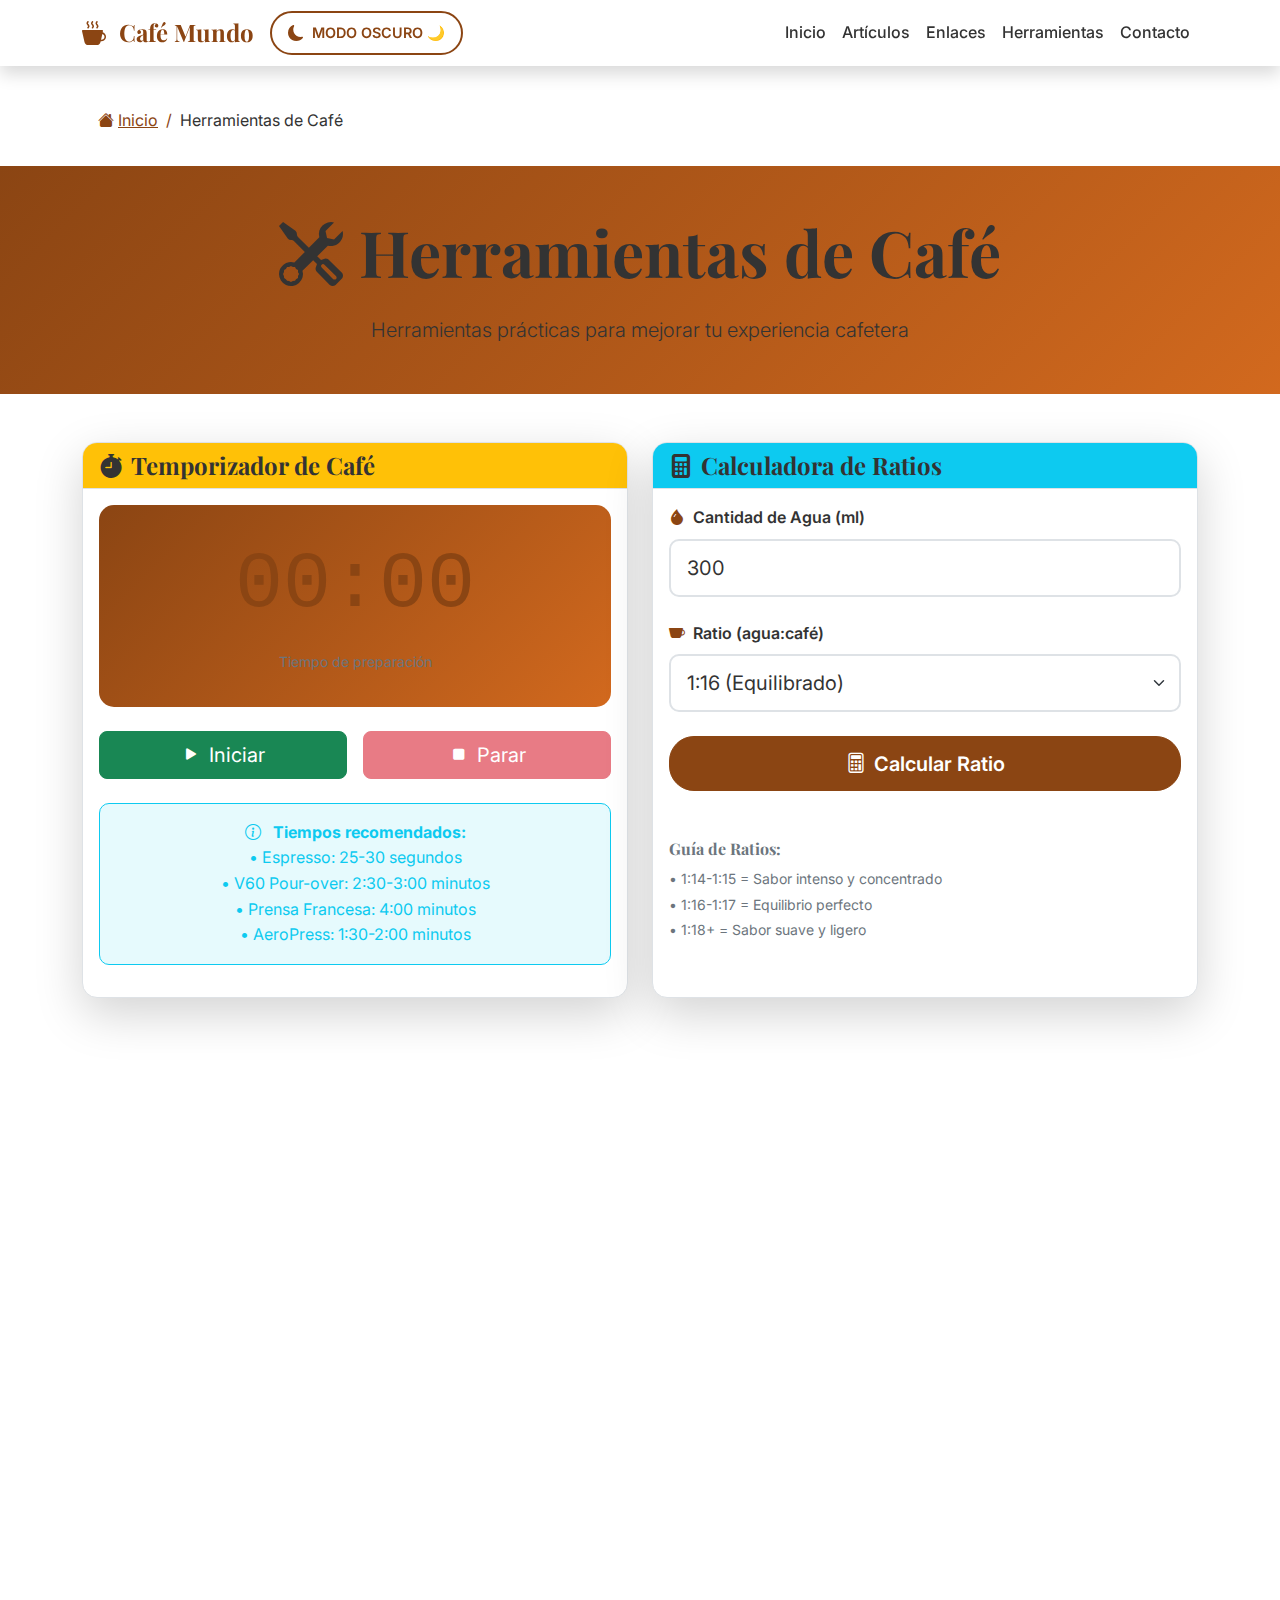
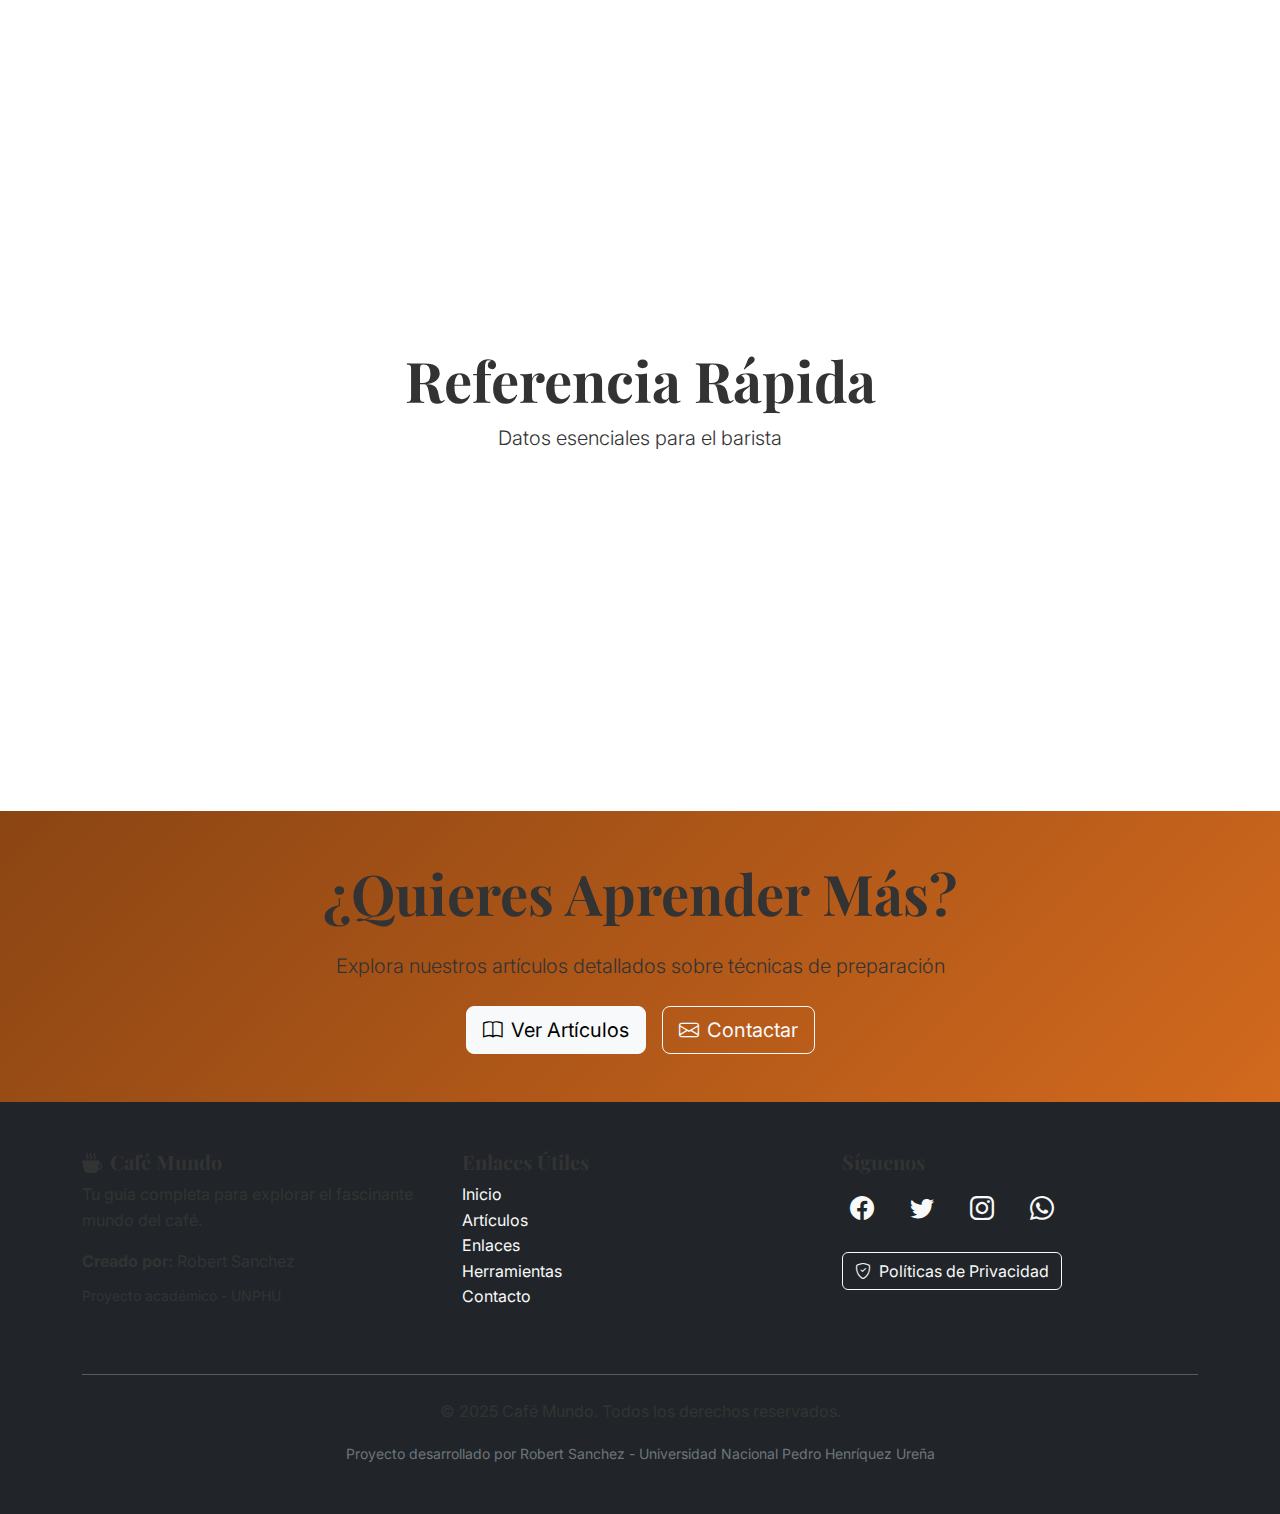
<file: herramientas.html>
<!DOCTYPE html>
<html lang="es">
<head>
    <meta charset="UTF-8">
    <meta name="viewport" content="width=device-width, initial-scale=1.0">
    <meta name="description" content="Herramientas útiles para baristas: temporizador de café, calculadora de ratios y consejos prácticos.">
    <meta name="keywords" content="temporizador café, calculadora café, herramientas barista, ratios café, timer café">
    <meta name="author" content="Robert Sanchez - Café Mundo">
    <meta name="robots" content="index, follow">
    
    <title>Herramientas de Café - Café Mundo</title>
    <link rel="icon" type="image/x-icon" href="favicon.ico">
    
    <!-- Bootstrap CSS -->
    <link href="https://cdn.jsdelivr.net/npm/bootstrap@5.3.0/dist/css/bootstrap.min.css" rel="stylesheet">
    <!-- Bootstrap Icons -->
    <link rel="stylesheet" href="https://cdn.jsdelivr.net/npm/bootstrap-icons@1.10.0/font/bootstrap-icons.css">
    <!-- Google Fonts -->
    <link rel="preconnect" href="https://fonts.googleapis.com">
    <link rel="preconnect" href="https://fonts.gstatic.com" crossorigin>
    <link href="https://fonts.googleapis.com/css2?family=Playfair+Display:wght@400;700&family=Inter:wght@300;400;500;600&display=swap" rel="stylesheet">
    <!-- Custom CSS -->
    <link rel="stylesheet" href="styles.css">
</head>
<body>
    <!-- Navigation -->
    <nav class="navbar navbar-expand-lg navbar-light bg-light fixed-top">
        <div class="container">
            <a class="navbar-brand" href="index.html">
                <i class="bi bi-cup-hot-fill text-primary"></i>
                <span class="logo-text">Café Mundo</span>
            </a>
            
            <!-- Dark Mode Toggle -->
            <div class="dark-mode-toggle me-3">
                <button id="darkModeToggle" class="btn btn-outline-secondary">
                    <i class="bi bi-moon-fill"></i>
                    <span class="dark-mode-text">MODO OSCURO 🌙</span>
                </button>
            </div>
            
            <button class="navbar-toggler" type="button" data-bs-toggle="collapse" data-bs-target="#navbarNav">
                <span class="navbar-toggler-icon"></span>
            </button>
            
            <div class="collapse navbar-collapse" id="navbarNav">
                <ul class="navbar-nav ms-auto">
                    <li class="nav-item">
                        <a class="nav-link" href="index.html">Inicio</a>
                    </li>
                    <li class="nav-item">
                        <a class="nav-link" href="articulos.html">Artículos</a>
                    </li>
                    <li class="nav-item">
                        <a class="nav-link" href="enlaces.html">Enlaces</a>
                    </li>
                    <li class="nav-item">
                        <a class="nav-link active" href="herramientas.html">Herramientas</a>
                    </li>
                    <li class="nav-item">
                        <a class="nav-link" href="contactos.html">Contacto</a>
                    </li>
                </ul>
            </div>
        </div>
    </nav>

    <!-- Breadcrumb -->
    <section class="py-3 bg-light">
        <div class="container">
            <nav aria-label="breadcrumb">
                <ol class="breadcrumb mb-0">
                    <li class="breadcrumb-item"><a href="index.html" class="hover-link"><i class="bi bi-house-fill me-1"></i>Inicio</a></li>
                    <li class="breadcrumb-item active" aria-current="page">Herramientas de Café</li>
                </ol>
            </nav>
        </div>
    </section>

    <!-- Header Section -->
    <section class="py-5 bg-primary text-white">
        <div class="container text-center">
            <h1 class="display-3 fw-bold mb-4">
                <i class="bi bi-tools me-3"></i>Herramientas de Café
            </h1>
            <p class="lead mb-0">Herramientas prácticas para mejorar tu experiencia cafetera</p>
        </div>
    </section>

    <!-- Tools Section -->
    <section class="py-5">
        <div class="container">
            <div class="row g-4">
                <!-- Coffee Timer Tool -->
                <div class="col-lg-6">
                    <div class="card shadow-lg h-100">
                        <div class="card-header bg-warning text-dark">
                            <h4 class="card-title mb-0">
                                <i class="bi bi-stopwatch-fill me-2"></i>Temporizador de Café
                            </h4>
                        </div>
                        <div class="card-body text-center">
                            <div class="timer-display mb-4">
                                <div id="timerDisplay" class="display-1 text-primary font-monospace mb-3">00:00</div>
                                <small class="text-muted">Tiempo de preparación</small>
                            </div>
                            
                            <div class="row g-3 mb-4">
                                <div class="col-6">
                                    <button id="startTimer" class="btn btn-success btn-lg w-100 hover-effect" onclick="startCoffeeTimer()">
                                        <i class="bi bi-play-fill me-2"></i>Iniciar
                                    </button>
                                </div>
                                <div class="col-6">
                                    <button id="stopTimer" class="btn btn-danger btn-lg w-100 hover-effect" onclick="stopCoffeeTimer()" disabled>
                                        <i class="bi bi-stop-fill me-2"></i>Parar
                                    </button>
                                </div>
                            </div>
                            
                            <div class="alert alert-info">
                                <i class="bi bi-info-circle me-2"></i>
                                <strong>Tiempos recomendados:</strong><br>
                                • Espresso: 25-30 segundos<br>
                                • V60 Pour-over: 2:30-3:00 minutos<br>
                                • Prensa Francesa: 4:00 minutos<br>
                                • AeroPress: 1:30-2:00 minutos
                            </div>
                        </div>
                    </div>
                </div>

                <!-- Coffee Calculator -->
                <div class="col-lg-6">
                    <div class="card shadow-lg h-100">
                        <div class="card-header bg-info text-white">
                            <h4 class="card-title mb-0">
                                <i class="bi bi-calculator-fill me-2"></i>Calculadora de Ratios
                            </h4>
                        </div>
                        <div class="card-body">
                            <div class="mb-4">
                                <label for="waterAmount" class="form-label">
                                    <i class="bi bi-droplet-fill text-primary me-2"></i>Cantidad de Agua (ml)
                                </label>
                                <input type="number" class="form-control form-control-lg" id="waterAmount" 
                                       placeholder="300" min="1" max="2000" value="300">
                            </div>
                            
                            <div class="mb-4">
                                <label for="coffeeRatio" class="form-label">
                                    <i class="bi bi-cup-fill text-primary me-2"></i>Ratio (agua:café)
                                </label>
                                <select class="form-select form-select-lg" id="coffeeRatio">
                                    <option value="14">1:14 (Muy Fuerte)</option>
                                    <option value="15">1:15 (Fuerte)</option>
                                    <option value="16" selected>1:16 (Equilibrado)</option>
                                    <option value="17">1:17 (Suave)</option>
                                    <option value="18">1:18 (Muy Suave)</option>
                                </select>
                            </div>
                            
                            <button class="btn btn-primary btn-lg w-100 hover-effect mb-4" onclick="calculateCoffeeRatio()">
                                <i class="bi bi-calculator me-2"></i>Calcular Ratio
                            </button>
                            
                            <div id="coffeeResult"></div>
                            
                            <div class="mt-4">
                                <h6 class="text-muted">Guía de Ratios:</h6>
                                <small class="text-muted">
                                    • 1:14-1:15 = Sabor intenso y concentrado<br>
                                    • 1:16-1:17 = Equilibrio perfecto<br>
                                    • 1:18+ = Sabor suave y ligero
                                </small>
                            </div>
                        </div>
                    </div>
                </div>

                <!-- Coffee Tips Generator -->
                <div class="col-lg-6">
                    <div class="card shadow-lg h-100">
                        <div class="card-header bg-success text-white">
                            <h4 class="card-title mb-0">
                                <i class="bi bi-lightbulb-fill me-2"></i>Consejos del Día
                            </h4>
                        </div>
                        <div class="card-body text-center">
                            <div class="tip-display mb-4">
                                <i class="bi bi-cup-hot display-4 text-success mb-3"></i>
                                <div id="tipContent" class="lead">
                                    Haz clic en el botón para obtener un consejo útil sobre café
                                </div>
                            </div>
                            
                            <button class="btn btn-success btn-lg hover-effect" onclick="showRandomTip()">
                                <i class="bi bi-shuffle me-2"></i>Nuevo Consejo
                            </button>
                            
                            <div class="mt-4">
                                <small class="text-muted">
                                    <i class="bi bi-info-circle me-1"></i>
                                    Consejos basados en conocimiento profesional de baristas
                                </small>
                            </div>
                        </div>
                    </div>
                </div>

                <!-- Coffee Grind Guide -->
                <div class="col-lg-6">
                    <div class="card shadow-lg h-100">
                        <div class="card-header bg-secondary text-white">
                            <h4 class="card-title mb-0">
                                <i class="bi bi-gear-fill me-2"></i>Guía de Molienda
                            </h4>
                        </div>
                        <div class="card-body">
                            <div class="table-responsive">
                                <table class="table table-striped">
                                    <thead>
                                        <tr>
                                            <th>Método</th>
                                            <th>Molienda</th>
                                            <th>Analogía</th>
                                        </tr>
                                    </thead>
                                    <tbody>
                                        <tr>
                                            <td><strong>Espresso</strong></td>
                                            <td>Extra Fina</td>
                                            <td>Harina</td>
                                        </tr>
                                        <tr>
                                            <td><strong>Moka Pot</strong></td>
                                            <td>Fina</td>
                                            <td>Sal de mesa</td>
                                        </tr>
                                        <tr>
                                            <td><strong>V60/Pour-over</strong></td>
                                            <td>Media</td>
                                            <td>Arena de playa</td>
                                        </tr>
                                        <tr>
                                            <td><strong>Prensa Francesa</strong></td>
                                            <td>Gruesa</td>
                                            <td>Sal gruesa</td>
                                        </tr>
                                        <tr>
                                            <td><strong>Cold Brew</strong></td>
                                            <td>Extra Gruesa</td>
                                            <td>Migajas de pan</td>
                                        </tr>
                                    </tbody>
                                </table>
                            </div>
                            
                            <div class="alert alert-warning">
                                <i class="bi bi-exclamation-triangle me-2"></i>
                                <strong>Tip:</strong> La consistencia de la molienda es más importante que el tamaño exacto.
                            </div>
                        </div>
                    </div>
                </div>

                <!-- Temperature Guide -->
                <div class="col-12">
                    <div class="card shadow-lg">
                        <div class="card-header bg-danger text-white">
                            <h4 class="card-title mb-0">
                                <i class="bi bi-thermometer-half me-2"></i>Guía de Temperaturas
                            </h4>
                        </div>
                        <div class="card-body">
                            <div class="row g-4">
                                <div class="col-md-3 text-center">
                                    <div class="temp-guide-item">
                                        <i class="bi bi-thermometer-low display-4 text-info mb-2"></i>
                                        <h5>85-90°C</h5>
                                        <p class="text-muted">Cafés ligeros y florales</p>
                                    </div>
                                </div>
                                <div class="col-md-3 text-center">
                                    <div class="temp-guide-item">
                                        <i class="bi bi-thermometer-half display-4 text-warning mb-2"></i>
                                        <h5>90-94°C</h5>
                                        <p class="text-muted">Pour-over estándar</p>
                                    </div>
                                </div>
                                <div class="col-md-3 text-center">
                                    <div class="temp-guide-item">
                                        <i class="bi bi-thermometer-high display-4 text-danger mb-2"></i>
                                        <h5>94-96°C</h5>
                                        <p class="text-muted">Espresso y tuestes oscuros</p>
                                    </div>
                                </div>
                                <div class="col-md-3 text-center">
                                    <div class="temp-guide-item">
                                        <i class="bi bi-snow display-4 text-primary mb-2"></i>
                                        <h5>Temperatura ambiente</h5>
                                        <p class="text-muted">Cold Brew</p>
                                    </div>
                                </div>
                            </div>
                            
                            <div class="alert alert-info mt-4">
                                <i class="bi bi-info-circle me-2"></i>
                                <strong>Consejo:</strong> Si no tienes termómetro, deja reposar el agua hervida por 30-60 segundos para alcanzar la temperatura ideal.
                            </div>
                        </div>
                    </div>
                </div>
            </div>
        </div>
    </section>

    <!-- Quick Reference Section -->
    <section class="py-5 bg-light">
        <div class="container">
            <div class="text-center mb-5">
                <h2 class="display-4 fw-bold">Referencia Rápida</h2>
                <p class="lead">Datos esenciales para el barista</p>
            </div>
            
            <div class="row g-4">
                <div class="col-lg-4">
                    <div class="card h-100 shadow hover-card">
                        <div class="card-body text-center">
                            <i class="bi bi-clock display-3 text-primary mb-3"></i>
                            <h5>Tiempos de Extracción</h5>
                            <ul class="list-unstyled">
                                <li><strong>Espresso:</strong> 25-30 seg</li>
                                <li><strong>V60:</strong> 2:30-3:00 min</li>
                                <li><strong>Prensa:</strong> 4:00 min</li>
                                <li><strong>AeroPress:</strong> 1:30-2:00 min</li>
                            </ul>
                        </div>
                    </div>
                </div>
                
                <div class="col-lg-4">
                    <div class="card h-100 shadow hover-card">
                        <div class="card-body text-center">
                            <i class="bi bi-cup display-3 text-success mb-3"></i>
                            <h5>Ratios Populares</h5>
                            <ul class="list-unstyled">
                                <li><strong>Espresso:</strong> 1:2 - 1:2.5</li>
                                <li><strong>Pour-over:</strong> 1:15 - 1:17</li>
                                <li><strong>Prensa:</strong> 1:15 - 1:16</li>
                                <li><strong>Cold Brew:</strong> 1:8 - 1:10</li>
                            </ul>
                        </div>
                    </div>
                </div>
                
                <div class="col-lg-4">
                    <div class="card h-100 shadow hover-card">
                        <div class="card-body text-center">
                            <i class="bi bi-thermometer display-3 text-danger mb-3"></i>
                            <h5>Temperaturas</h5>
                            <ul class="list-unstyled">
                                <li><strong>Espresso:</strong> 94-96°C</li>
                                <li><strong>Pour-over:</strong> 90-94°C</li>
                                <li><strong>Prensa:</strong> 90-95°C</li>
                                <li><strong>Cold Brew:</strong> Ambiente</li>
                            </ul>
                        </div>
                    </div>
                </div>
            </div>
        </div>
    </section>

    <!-- Call to Action -->
    <section class="py-5 bg-primary text-white">
        <div class="container text-center">
            <h2 class="display-4 fw-bold mb-4">¿Quieres Aprender Más?</h2>
            <p class="lead mb-4">Explora nuestros artículos detallados sobre técnicas de preparación</p>
            <div class="d-flex flex-wrap justify-content-center gap-3">
                <a href="articulos.html" class="btn btn-light btn-lg hover-effect">
                    <i class="bi bi-book me-2"></i>Ver Artículos
                </a>
                <a href="contactos.html" class="btn btn-outline-light btn-lg hover-effect">
                    <i class="bi bi-envelope me-2"></i>Contactar
                </a>
            </div>
        </div>
    </section>

    <!-- Footer -->
    <footer class="bg-dark text-white py-5">
        <div class="container">
            <div class="row">
                <div class="col-lg-4 mb-4">
                    <h5><i class="bi bi-cup-hot-fill me-2"></i>Café Mundo</h5>
                    <p>Tu guía completa para explorar el fascinante mundo del café.</p>
                    <p class="mb-2"><strong>Creado por:</strong> Robert Sanchez</p>
                    <p class="mb-0"><small>Proyecto académico - UNPHU</small></p>
                </div>
                
                <div class="col-lg-4 mb-4">
                    <h5>Enlaces Útiles</h5>
                    <ul class="list-unstyled">
                        <li><a href="index.html" class="text-light text-decoration-none hover-link">Inicio</a></li>
                        <li><a href="articulos.html" class="text-light text-decoration-none hover-link">Artículos</a></li>
                        <li><a href="enlaces.html" class="text-light text-decoration-none hover-link">Enlaces</a></li>
                        <li><a href="herramientas.html" class="text-light text-decoration-none hover-link">Herramientas</a></li>
                        <li><a href="contactos.html" class="text-light text-decoration-none hover-link">Contacto</a></li>
                    </ul>
                </div>
                
                <div class="col-lg-4 mb-4">
                    <h5>Síguenos</h5>
                    <div class="social-links">
                        <a href="#" class="text-light me-3 hover-social" onclick="shareOnSocial('facebook')"><i class="bi bi-facebook"></i></a>
                        <a href="#" class="text-light me-3 hover-social" onclick="shareOnSocial('twitter')"><i class="bi bi-twitter"></i></a>
                        <a href="https://instagram.com/robertsanchezg" target="_blank" class="text-light me-3 hover-social"><i class="bi bi-instagram"></i></a>
                        <a href="https://wa.me/18094079575" target="_blank" class="text-light me-3 hover-social"><i class="bi bi-whatsapp"></i></a>
                    </div>
                    
                    <button class="btn btn-outline-light mt-3" data-bs-toggle="modal" data-bs-target="#privacyModal">
                        <i class="bi bi-shield-check me-2"></i>Políticas de Privacidad
                    </button>
                </div>
            </div>
            
            <hr class="my-4">
            <div class="text-center">
                <p>&copy; 2025 Café Mundo. Todos los derechos reservados.</p>
                <small class="text-muted">Proyecto desarrollado por Robert Sanchez - Universidad Nacional Pedro Henríquez Ureña</small>
            </div>
        </div>
    </footer>

    <!-- Privacy Policy Modal -->
    <div class="modal fade" id="privacyModal" tabindex="-1">
        <div class="modal-dialog modal-lg">
            <div class="modal-content">
                <div class="modal-header">
                    <h5 class="modal-title">
                        <i class="bi bi-shield-check text-success me-2"></i>
                        Políticas de Privacidad
                    </h5>
                    <button type="button" class="btn-close" data-bs-dismiss="modal"></button>
                </div>
                <div class="modal-body">
                    <h6>Recopilación de Información</h6>
                    <p>En Café Mundo, respetamos tu privacidad. Esta página web es únicamente informativa y educativa sobre el mundo del café.</p>
                    
                    <h6>Uso de la Información</h6>
                    <p>No recopilamos información personal de los usuarios. El formulario de contacto utiliza tu cliente de correo local.</p>
                    
                    <h6>Cookies</h6>
                    <p>Utilizamos únicamente cookies técnicas necesarias para el funcionamiento del sitio, como las preferencias del modo oscuro.</p>
                    
                    <h6>Enlaces Externos</h6>
                    <p>Nuestro sitio puede contener enlaces a recursos externos. No nos hacemos responsables de las políticas de privacidad de terceros.</p>
                    
                    <h6>Contacto</h6>
                    <p>Si tienes preguntas sobre estas políticas, puedes contactarnos a través del formulario de contacto en <a href="mailto:rs24-0177@unphu.edu.do">rs24-0177@unphu.edu.do</a></p>
                </div>
                <div class="modal-footer">
                    <button type="button" class="btn btn-primary" data-bs-dismiss="modal">Entendido</button>
                </div>
            </div>
        </div>
    </div>

    <!-- Bootstrap JS -->
    <script src="https://cdn.jsdelivr.net/npm/bootstrap@5.3.0/dist/js/bootstrap.bundle.min.js"></script>
    <!-- Custom JS -->
    <script src="script.js"></script>
</body>
</html>
</file>
<file: styles.css>
/* === VARIABLES CSS === */
:root {
    --primary-color: #8B4513;
    --secondary-color: #D2691E;
    --accent-color: #F4A460;
    --text-color: #333;
    --bg-color: #fff;
    --card-bg: #fff;
    --navbar-bg: #fff;
    --footer-bg: #2c3e50;
    --border-color: #dee2e6;
    --shadow: 0 0.5rem 1rem rgba(0, 0, 0, 0.15);
    --transition: all 0.3s ease;
}

[data-theme="dark"] {
    --primary-color: #D2691E;
    --secondary-color: #F4A460;
    --accent-color: #8B4513;
    --text-color: #e9ecef;
    --bg-color: #121212;
    --card-bg: #1e1e1e;
    --navbar-bg: #1a1a1a;
    --footer-bg: #0d1117;
    --border-color: #404040;
    --shadow: 0 0.5rem 1rem rgba(0, 0, 0, 0.5);
}

/* === ESTILOS GENERALES === */
* {
    transition: var(--transition);
}

body {
    font-family: 'Inter', sans-serif;
    background-color: var(--bg-color);
    color: var(--text-color);
    line-height: 1.6;
    padding-top: 76px;
}

h1, h2, h3, h4, h5, h6 {
    font-family: 'Playfair Display', serif;
    font-weight: 700;
    color: var(--text-color);
}

.display-1, .display-2, .display-3, .display-4 {
    font-family: 'Playfair Display', serif;
}

/* === NAVBAR === */
.navbar {
    background-color: var(--navbar-bg) !important;
    box-shadow: var(--shadow);
    backdrop-filter: blur(10px);
}

.navbar-brand {
    font-size: 1.5rem;
    font-weight: 700;
    color: var(--primary-color) !important;
}

.logo-text {
    font-family: 'Playfair Display', serif;
    margin-left: 0.5rem;
}

.nav-link {
    color: var(--text-color) !important;
    font-weight: 500;
    position: relative;
    overflow: hidden;
}

.nav-link::before {
    content: '';
    position: absolute;
    bottom: 0;
    left: 50%;
    width: 0;
    height: 2px;
    background-color: var(--primary-color);
    transition: all 0.3s ease;
    transform: translateX(-50%);
}

.nav-link:hover::before {
    width: 80%;
}

.nav-link:hover {
    color: var(--primary-color) !important;
    transform: translateY(-2px);
}

.navbar-toggler {
    border: none;
    padding: 0.25rem 0.5rem;
}

.navbar-toggler:focus {
    box-shadow: none;
}

.navbar-toggler-icon {
    background-image: url("data:image/svg+xml,%3csvg xmlns='http://www.w3.org/2000/svg' viewBox='0 0 30 30'%3e%3cpath stroke='rgba%28139, 69, 19, 1%29' stroke-linecap='round' stroke-miterlimit='10' stroke-width='2' d='M4 7h22M4 15h22M4 23h22'/%3e%3c/svg%3e");
}

[data-theme="dark"] .navbar-toggler-icon {
    background-image: url("data:image/svg+xml,%3csvg xmlns='http://www.w3.org/2000/svg' viewBox='0 0 30 30'%3e%3cpath stroke='rgba%28210, 105, 30, 1%29' stroke-linecap='round' stroke-miterlimit='10' stroke-width='2' d='M4 7h22M4 15h22M4 23h22'/%3e%3c/svg%3e");
}

/* === DARK MODE TOGGLE === */
.dark-mode-toggle {
    position: relative;
}

#darkModeToggle {
    border: 2px solid var(--primary-color);
    color: var(--primary-color);
    background-color: transparent;
    border-radius: 50px;
    display: flex;
    align-items: center;
    justify-content: center;
    padding: 0.5rem 1rem;
    transition: var(--transition);
    white-space: nowrap;
}

#darkModeToggle:hover {
    background-color: var(--primary-color);
    color: white;
    transform: scale(1.05);
    box-shadow: 0 0 20px rgba(139, 69, 19, 0.3);
}

.dark-mode-text {
    margin-left: 0.5rem;
    font-weight: 600;
    font-size: 0.9rem;
}

/* === HERO SECTION === */
.hero-section {
    height: 100vh;
    position: relative;
    overflow: hidden;
}

.hero-slide {
    height: 100vh;
    background-size: cover;
    background-position: center;
    position: relative;
}

.hero-overlay {
    position: absolute;
    top: 0;
    left: 0;
    right: 0;
    bottom: 0;
    background: linear-gradient(135deg, rgba(0,0,0,0.7) 0%, rgba(139,69,19,0.4) 100%);
    display: flex;
    align-items: center;
    justify-content: center;
}

.hero-content {
    text-align: center;
    max-width: 800px;
    padding: 2rem;
}

.hero-content h1 {
    text-shadow: 2px 2px 4px rgba(0,0,0,0.5);
    animation: fadeInUp 1s ease-out;
}

.hero-content p {
    text-shadow: 1px 1px 2px rgba(0,0,0,0.5);
    animation: fadeInUp 1s ease-out 0.3s backwards;
}

.hero-content .btn {
    animation: fadeInUp 1s ease-out 0.6s backwards;
}

/* === CARDS === */
.card {
    background-color: var(--card-bg);
    border: 1px solid var(--border-color);
    border-radius: 15px;
    overflow: hidden;
    transition: var(--transition);
}

.card-img-top {
    height: 250px;
    object-fit: cover;
    transition: var(--transition);
}

.hover-card:hover {
    transform: translateY(-10px);
    box-shadow: 0 1rem 2rem rgba(0,0,0,0.2);
}

.hover-card:hover .card-img-top {
    transform: scale(1.05);
}

.card-header {
    border-bottom: 1px solid var(--border-color);
}

.card-footer {
    border-top: 1px solid var(--border-color);
    background-color: var(--card-bg);
}

/* === BUTTONS === */
.btn-primary {
    background-color: var(--primary-color);
    border-color: var(--primary-color);
    border-radius: 25px;
    padding: 0.7rem 2rem;
    font-weight: 600;
    transition: var(--transition);
}

.btn-primary:hover {
    background-color: var(--secondary-color);
    border-color: var(--secondary-color);
    transform: translateY(-2px);
    box-shadow: 0 0.5rem 1rem rgba(139,69,19,0.3);
}

.hover-effect:hover {
    transform: translateY(-3px) scale(1.02);
    box-shadow: 0 0.7rem 1.5rem rgba(0,0,0,0.2);
}

/* === BACKGROUND SECTIONS === */
.bg-light {
    background-color: var(--card-bg) !important;
}

.bg-primary {
    background: linear-gradient(135deg, var(--primary-color) 0%, var(--secondary-color) 100%);
}

/* === HOVER EFFECTS === */
.hover-item {
    transition: var(--transition);
    cursor: pointer;
}

.hover-item:hover {
    transform: translateY(-5px);
    color: var(--primary-color);
}

.hover-zoom {
    transition: var(--transition);
    cursor: pointer;
}

.hover-zoom:hover {
    transform: scale(1.05);
}

.hover-link {
    transition: var(--transition);
}

.hover-link:hover {
    color: var(--primary-color) !important;
    text-decoration: underline !important;
}

.hover-social {
    font-size: 1.5rem;
    transition: var(--transition);
}

.hover-social:hover {
    color: var(--primary-color) !important;
    transform: translateY(-3px) scale(1.2);
}

/* === BREWING ICONS === */
.brewing-icon {
    transition: var(--transition);
}

.brewing-icon:hover {
    transform: scale(1.1) rotate(5deg);
}

/* === FORMS === */
.form-control, .form-select {
    background-color: var(--card-bg);
    border: 2px solid var(--border-color);
    color: var(--text-color);
    border-radius: 10px;
    padding: 0.75rem 1rem;
    transition: var(--transition);
}

.form-control:focus, .form-select:focus {
    background-color: var(--card-bg);
    border-color: var(--primary-color);
    color: var(--text-color);
    box-shadow: 0 0 0 0.2rem rgba(139,69,19,0.25);
}

.form-control::placeholder {
    color: var(--text-color);
    opacity: 0.7;
}

.form-label {
    color: var(--text-color);
    font-weight: 600;
}

.form-text {
    color: var(--text-color);
    opacity: 0.8;
}

.form-check-label {
    color: var(--text-color);
}

.input-group-text {
    background-color: var(--card-bg);
    border-color: var(--border-color);
    color: var(--text-color);
}

/* === LIST GROUPS === */
.list-group-item {
    background-color: var(--card-bg);
    border-color: var(--border-color);
    color: var(--text-color);
}

.list-group-numbered .list-group-item::before {
    background-color: var(--primary-color);
}

/* === MODALS === */
.modal-content {
    background-color: var(--card-bg);
    color: var(--text-color);
    border: 1px solid var(--border-color);
    border-radius: 15px;
}

.modal-header {
    border-bottom: 1px solid var(--border-color);
}

.modal-footer {
    border-top: 1px solid var(--border-color);
}

.modal-body {
    color: var(--text-color);
}

.modal-body h4, .modal-body h5, .modal-body h6, .modal-body p, .modal-body li {
    color: var(--text-color) !important;
}

/* === ACCORDION === */
.accordion-item {
    background-color: var(--card-bg);
    border: 1px solid var(--border-color);
}

.accordion-button {
    background-color: var(--card-bg);
    color: var(--text-color);
    border: none;
}

.accordion-button:not(.collapsed) {
    background-color: var(--primary-color);
    color: white;
}

.accordion-button:focus {
    box-shadow: 0 0 0 0.2rem rgba(139,69,19,0.25);
}

.accordion-body {
    background-color: var(--card-bg);
    color: var(--text-color);
}

/* === FOOTER === */
footer {
    background-color: var(--footer-bg) !important;
}

.social-links a {
    display: inline-block;
    font-size: 1.5rem;
    padding: 0.5rem;
    border-radius: 50%;
    transition: var(--transition);
}

.social-links a:hover {
    background-color: rgba(255,255,255,0.1);
}

/* === CAROUSEL === */
.carousel-indicators button {
    background-color: var(--primary-color);
    border: 2px solid white;
    border-radius: 50%;
    width: 15px;
    height: 15px;
}

.carousel-control-prev-icon,
.carousel-control-next-icon {
    background-color: rgba(139,69,19,0.8);
    border-radius: 50%;
    padding: 1rem;
}

/* === BREADCRUMB === */
.breadcrumb {
    background-color: var(--card-bg);
    border-radius: 10px;
    padding: 1rem;
}

.breadcrumb-item + .breadcrumb-item::before {
    color: var(--primary-color);
}

.breadcrumb-item, .breadcrumb-item.active {
    color: var(--text-color);
}

.breadcrumb-item a {
    color: var(--primary-color);
}

/* === CONTACT INFO === */
.contact-info .contact-item {
    display: flex;
    align-items: flex-start;
    padding: 1rem;
    border-radius: 10px;
    transition: var(--transition);
    color: var(--text-color);
}

.contact-info .contact-item:hover {
    background-color: rgba(139, 69, 19, 0.1);
}

.contact-info .contact-item strong,
.contact-info .contact-item div {
    color: var(--text-color);
}

/* === HERRAMIENTAS ESPECÍFICAS (solo para herramientas.html) === */
.timer-display {
    background: linear-gradient(135deg, var(--primary-color), var(--secondary-color));
    border-radius: 15px;
    padding: 2rem;
    color: white;
}

.temp-guide-item {
    padding: 1rem;
    border-radius: 10px;
    transition: var(--transition);
}

.temp-guide-item:hover {
    background-color: rgba(139, 69, 19, 0.1);
}

/* === IFRAME STYLES === */
.iframe-container {
    position: relative;
    width: 100%;
    height: 0;
    padding-bottom: 56.25%; /* 16:9 aspect ratio */
    border-radius: 15px;
    overflow: hidden;
    box-shadow: var(--shadow);
}

.iframe-container iframe {
    position: absolute;
    top: 0;
    left: 0;
    width: 100%;
    height: 100%;
    border: none;
}

/* === ARTICLE STYLES === */
.article-card {
    transition: var(--transition);
    border-radius: 15px;
    overflow: hidden;
}

.article-card:hover {
    transform: translateY(-5px);
    box-shadow: 0 1rem 2rem rgba(0,0,0,0.15);
}

.article-meta {
    font-size: 0.9rem;
    color: var(--text-color);
    opacity: 0.8;
}

/* === SEARCH INPUT === */
#searchInput {
    border-radius: 25px;
    padding: 0.75rem 1.5rem;
    border: 2px solid rgba(255,255,255,0.3);
}

#searchInput:focus {
    border-color: rgba(255,255,255,0.8);
    box-shadow: 0 0 0 0.2rem rgba(255,255,255,0.25);
}

/* === BADGE COLORS === */
.badge.bg-primary {
    background-color: var(--primary-color) !important;
}

.badge.bg-success {
    background-color: #198754 !important;
}

.badge.bg-warning {
    background-color: #ffc107 !important;
    color: #000 !important;
}

.badge.bg-danger {
    background-color: #dc3545 !important;
}

.badge.bg-info {
    background-color: #0dcaf0 !important;
    color: #000 !important;
}

.badge.bg-secondary {
    background-color: #6c757d !important;
}

/* === ALERTS === */
.alert {
    color: var(--text-color);
    border-color: var(--border-color);
    border-radius: 10px;
}

.alert-info {
    background-color: rgba(13, 202, 240, 0.1);
    border-color: #0dcaf0;
    color: #0dcaf0;
}

.alert-warning {
    background-color: rgba(255, 193, 7, 0.1);
    border-color: #ffc107;
    color: #ffc107;
}

.alert-success {
    background-color: rgba(25, 135, 84, 0.1);
    border-color: #198754;
    color: #198754;
}

/* === TABLES === */
.table {
    color: var(--text-color);
}

.table-bordered {
    border-color: var(--border-color);
}

.table-striped > tbody > tr:nth-of-type(odd) > td,
.table-striped > tbody > tr:nth-of-type(odd) > th {
    background-color: rgba(139, 69, 19, 0.05);
}

/* === ANIMATIONS === */
@keyframes fadeInUp {
    from {
        opacity: 0;
        transform: translateY(30px);
    }
    to {
        opacity: 1;
        transform: translateY(0);
    }
}

@keyframes pulse {
    0% { transform: scale(1); }
    50% { transform: scale(1.05); }
    100% { transform: scale(1); }
}

@keyframes fadeIn {
    from { opacity: 0; }
    to { opacity: 1; }
}

.pulse-animation {
    animation: pulse 2s infinite;
}

.fade-in {
    animation: fadeIn 0.5s ease-in;
}

.loading {
    opacity: 0;
    transform: translateY(20px);
    transition: all 0.6s ease;
}

.loading.show {
    opacity: 1;
    transform: translateY(0);
}

/* === UTILITIES === */
.text-primary {
    color: var(--primary-color) !important;
}

.text-secondary {
    color: var(--secondary-color) !important;
}

.border-primary {
    border-color: var(--primary-color) !important;
}

.glow-effect {
    box-shadow: 0 0 20px rgba(139, 69, 19, 0.5);
}

/* === SCROLL BEHAVIOR === */
html {
    scroll-behavior: smooth;
}

/* === DARK MODE SPECIFIC OVERRIDES === */
[data-theme="dark"] .form-control::placeholder {
    color: #adb5bd !important;
    opacity: 0.8;
}

[data-theme="dark"] .text-muted {
    color: #adb5bd !important;
}

[data-theme="dark"] .text-dark {
    color: var(--text-color) !important;
}

[data-theme="dark"] .form-text {
    color: #adb5bd !important;
}

[data-theme="dark"] .article-meta {
    color: #adb5bd !important;
}

/* === RESPONSIVE === */
@media (max-width: 768px) {
    .hero-content h1 {
        font-size: 2.5rem;
    }
    
    .display-4 {
        font-size: 2rem;
    }
    
    .navbar-brand {
        font-size: 1.3rem;
    }
    
    .hero-content {
        padding: 1rem;
    }
    
    .dark-mode-text {
        display: none;
    }
    
    #darkModeToggle {
        width: 45px;
        height: 45px;
        border-radius: 50%;
        padding: 0;
    }
}

@media (max-width: 576px) {
    .hero-content h1 {
        font-size: 2rem;
    }
    
    .btn-lg {
        padding: 0.5rem 1.5rem;
        font-size: 1rem;
    }
    
    .dark-mode-toggle {
        margin-right: 0.5rem !important;
    }
}

/* === NAVBAR SCROLL EFFECT === */
.navbar.scrolled {
    background-color: rgba(255, 255, 255, 0.95) !important;
}

[data-theme="dark"] .navbar.scrolled {
    background-color: rgba(26, 26, 26, 0.95) !important;
}
</file>
